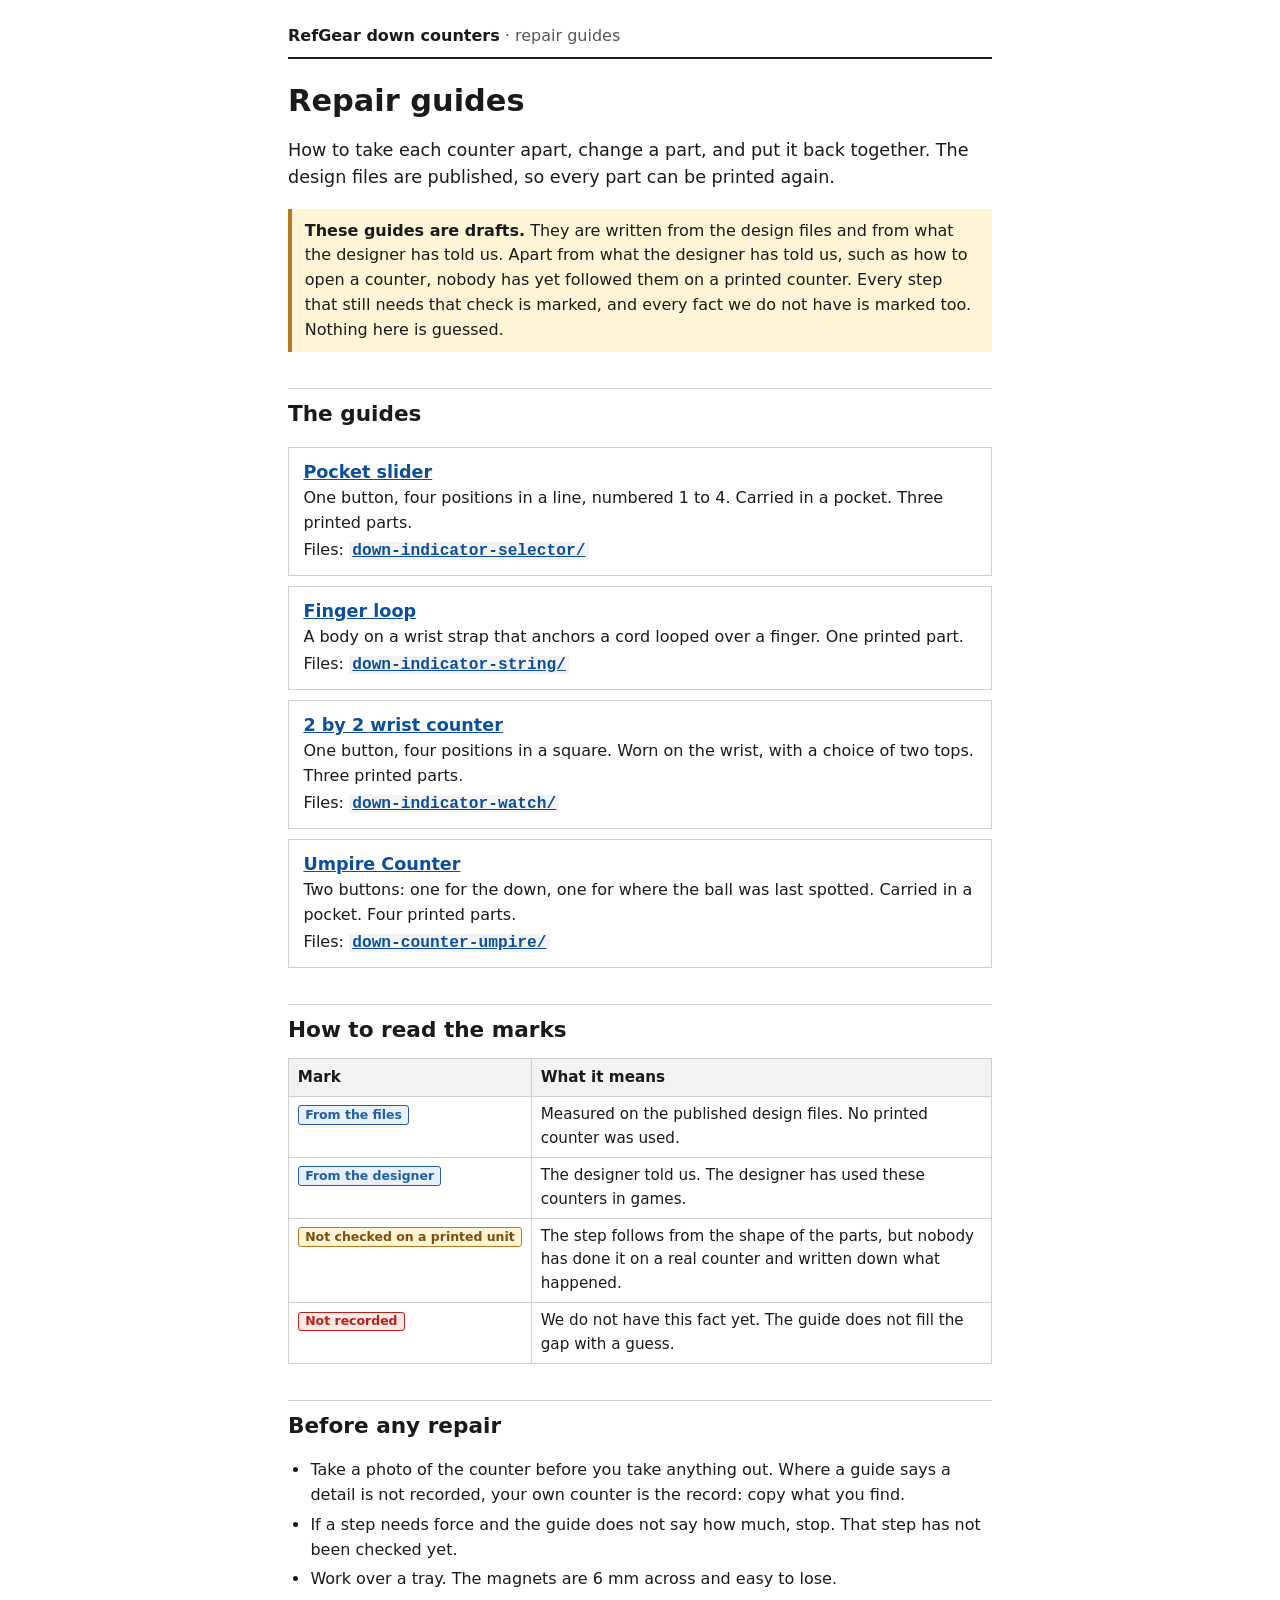
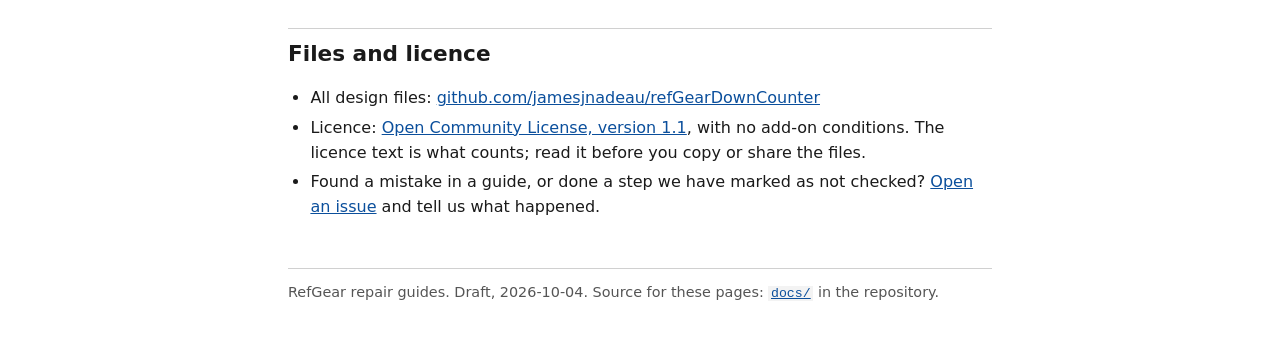
<file: docs/index.html>
<!doctype html>
<html lang="en">
<head>
<meta charset="utf-8">
<meta name="viewport" content="width=device-width, initial-scale=1">
<title>RefGear down counters: repair guides</title>
<link rel="stylesheet" href="style.css">
</head>
<body>
<header class="site"><a href="index.html">RefGear down counters</a> <span>· repair guides</span></header>

<h1>Repair guides</h1>
<p class="lede">How to take each counter apart, change a part, and put it back together. The design files are published, so every part can be printed again.</p>

<div class="note">
<strong>These guides are drafts.</strong> They are written from the design files and from what the designer has told us. Apart from what the designer has told us, such as how to open a counter, nobody has yet followed them on a printed counter. Every step that still needs that check is marked, and every fact we do not have is marked too. Nothing here is guessed.
</div>

<h2 id="guides">The guides</h2>
<ul class="guides">
<li><a href="slider.html">Pocket slider</a><br>
One button, four positions in a line, numbered 1 to 4. Carried in a pocket. Three printed parts.<br>
Files: <a href="https://github.com/jamesjnadeau/refGearDownCounter/tree/main/down-indicator-selector"><code>down-indicator-selector/</code></a></li>
<li><a href="finger-loop.html">Finger loop</a><br>
A body on a wrist strap that anchors a cord looped over a finger. One printed part.<br>
Files: <a href="https://github.com/jamesjnadeau/refGearDownCounter/tree/main/down-indicator-string"><code>down-indicator-string/</code></a></li>
<li><a href="wrist-2x2.html">2 by 2 wrist counter</a><br>
One button, four positions in a square. Worn on the wrist, with a choice of two tops. Three printed parts.<br>
Files: <a href="https://github.com/jamesjnadeau/refGearDownCounter/tree/main/down-indicator-watch"><code>down-indicator-watch/</code></a></li>
<li><a href="umpire-counter.html">Umpire Counter</a><br>
Two buttons: one for the down, one for where the ball was last spotted. Carried in a pocket. Four printed parts.<br>
Files: <a href="https://github.com/jamesjnadeau/refGearDownCounter/tree/main/down-counter-umpire"><code>down-counter-umpire/</code></a></li>
</ul>

<h2 id="marks">How to read the marks</h2>
<table>
<tr><th>Mark</th><th>What it means</th></tr>
<tr><td><span class="tag files">From the files</span></td><td>Measured on the published design files. No printed counter was used.</td></tr>
<tr><td><span class="tag designer">From the designer</span></td><td>The designer told us. The designer has used these counters in games.</td></tr>
<tr><td><span class="tag unchecked">Not checked on a printed unit</span></td><td>The step follows from the shape of the parts, but nobody has done it on a real counter and written down what happened.</td></tr>
<tr><td><span class="tag unknown">Not recorded</span></td><td>We do not have this fact yet. The guide does not fill the gap with a guess.</td></tr>
</table>

<h2 id="first">Before any repair</h2>
<ul>
<li>Take a photo of the counter before you take anything out. Where a guide says a detail is not recorded, your own counter is the record: copy what you find.</li>
<li>If a step needs force and the guide does not say how much, stop. That step has not been checked yet.</li>
<li>Work over a tray. The magnets are 6 mm across and easy to lose.</li>
</ul>

<h2 id="files">Files and licence</h2>
<ul>
<li>All design files: <a href="https://github.com/jamesjnadeau/refGearDownCounter">github.com/jamesjnadeau/refGearDownCounter</a></li>
<li>Licence: <a href="https://github.com/jamesjnadeau/refGearDownCounter/blob/main/LICENSE">Open Community License, version 1.1</a>, with no add-on conditions. The licence text is what counts; read it before you copy or share the files.</li>
<li>Found a mistake in a guide, or done a step we have marked as not checked? <a href="https://github.com/jamesjnadeau/refGearDownCounter/issues">Open an issue</a> and tell us what happened.</li>
</ul>

<footer>RefGear repair guides. Draft, 2026-10-04. Source for these pages: <a href="https://github.com/jamesjnadeau/refGearDownCounter/tree/main/docs"><code>docs/</code></a> in the repository.</footer>
</body>
</html>
</file>
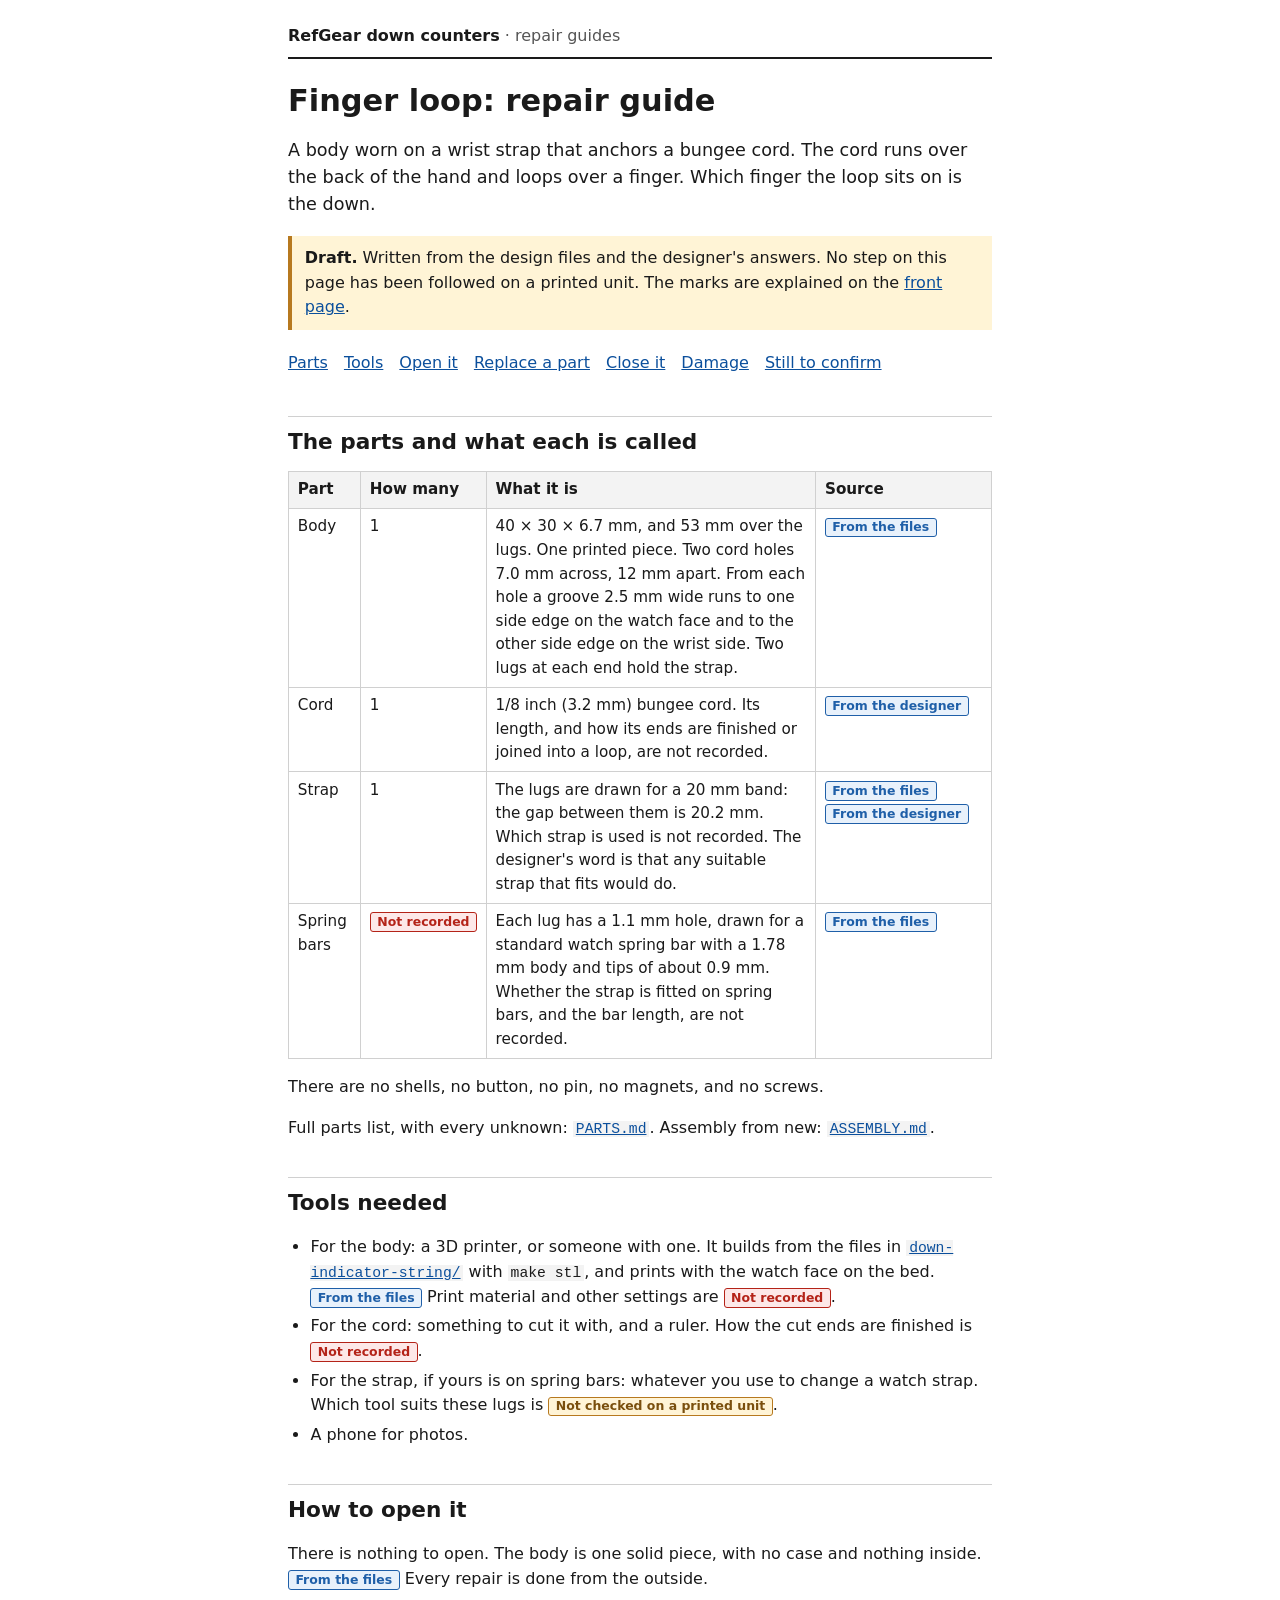
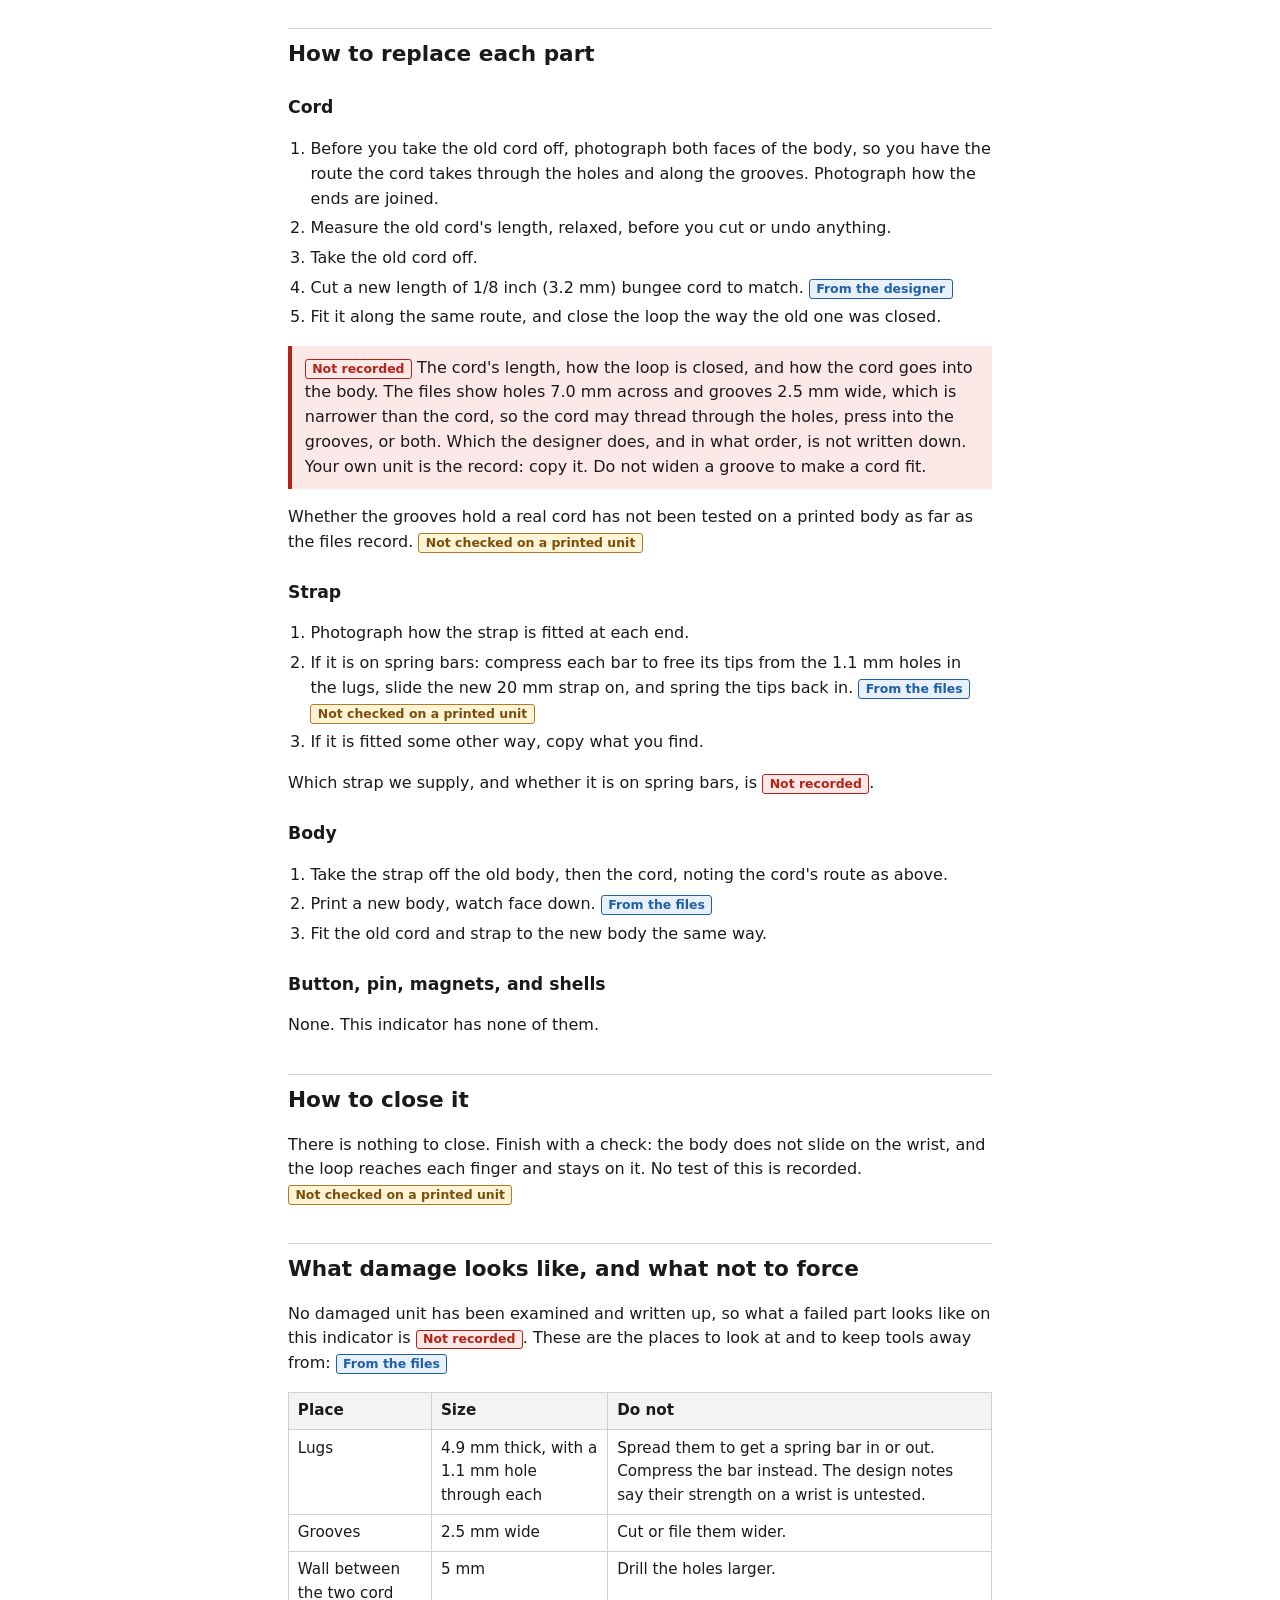
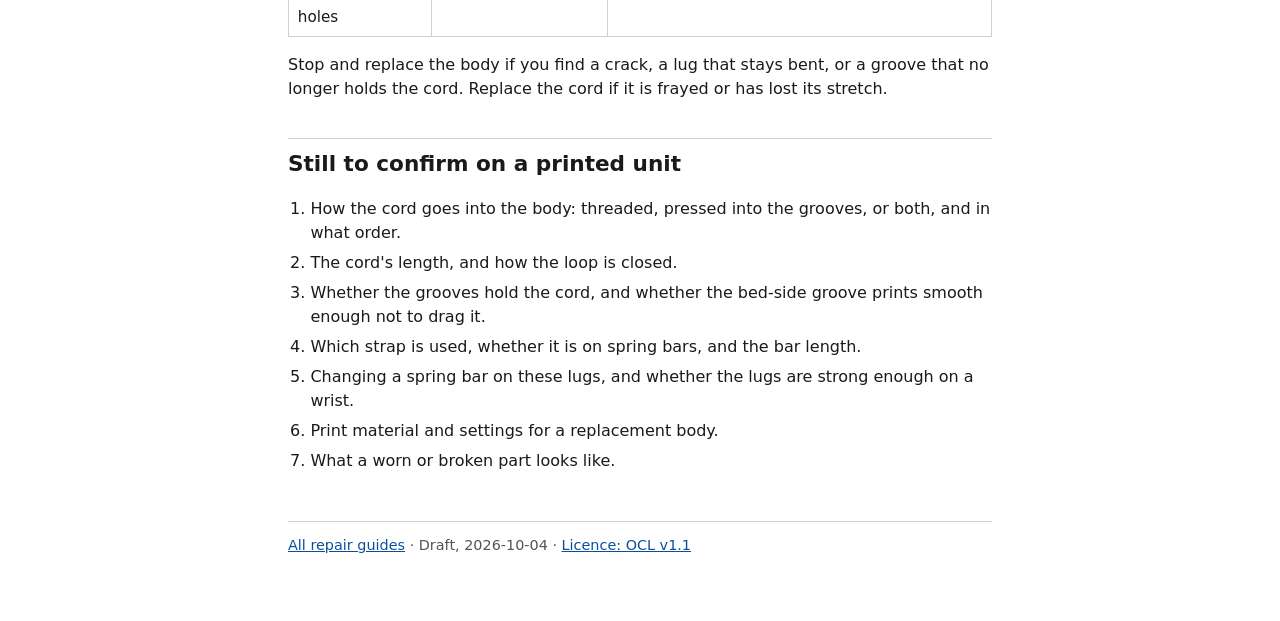
<file: docs/finger-loop.html>
<!doctype html>
<html lang="en">
<head>
<meta charset="utf-8">
<meta name="viewport" content="width=device-width, initial-scale=1">
<title>Finger loop: repair guide</title>
<link rel="stylesheet" href="style.css">
</head>
<body>
<header class="site"><a href="index.html">RefGear down counters</a> <span>· repair guides</span></header>

<h1>Finger loop: repair guide</h1>
<p class="lede">A body worn on a wrist strap that anchors a bungee cord. The cord runs over the back of the hand and loops over a finger. Which finger the loop sits on is the down.</p>

<div class="note">
<strong>Draft.</strong> Written from the design files and the designer's answers. No step on this page has been followed on a printed unit. The marks are explained on the <a href="index.html#marks">front page</a>.
</div>

<nav class="contents" aria-label="On this page">
<ul>
<li><a href="#parts">Parts</a></li>
<li><a href="#tools">Tools</a></li>
<li><a href="#open">Open it</a></li>
<li><a href="#replace">Replace a part</a></li>
<li><a href="#close">Close it</a></li>
<li><a href="#damage">Damage</a></li>
<li><a href="#unconfirmed">Still to confirm</a></li>
</ul>
</nav>

<h2 id="parts">The parts and what each is called</h2>
<table>
<tr><th>Part</th><th>How many</th><th>What it is</th><th>Source</th></tr>
<tr><td>Body</td><td>1</td><td>40 × 30 × 6.7 mm, and 53 mm over the lugs. One printed piece. Two cord holes 7.0 mm across, 12 mm apart. From each hole a groove 2.5 mm wide runs to one side edge on the watch face and to the other side edge on the wrist side. Two lugs at each end hold the strap.</td><td><span class="tag files">From the files</span></td></tr>
<tr><td>Cord</td><td>1</td><td>1/8 inch (3.2 mm) bungee cord. Its length, and how its ends are finished or joined into a loop, are not recorded.</td><td><span class="tag designer">From the designer</span></td></tr>
<tr><td>Strap</td><td>1</td><td>The lugs are drawn for a 20 mm band: the gap between them is 20.2 mm. Which strap is used is not recorded. The designer's word is that any suitable strap that fits would do.</td><td><span class="tag files">From the files</span> <span class="tag designer">From the designer</span></td></tr>
<tr><td>Spring bars</td><td><span class="tag unknown">Not recorded</span></td><td>Each lug has a 1.1 mm hole, drawn for a standard watch spring bar with a 1.78 mm body and tips of about 0.9 mm. Whether the strap is fitted on spring bars, and the bar length, are not recorded.</td><td><span class="tag files">From the files</span></td></tr>
</table>
<p>There are no shells, no button, no pin, no magnets, and no screws.</p>
<p>Full parts list, with every unknown: <a href="https://github.com/jamesjnadeau/refGearDownCounter/blob/main/down-indicator-string/PARTS.md"><code>PARTS.md</code></a>. Assembly from new: <a href="https://github.com/jamesjnadeau/refGearDownCounter/blob/main/down-indicator-string/ASSEMBLY.md"><code>ASSEMBLY.md</code></a>.</p>

<h2 id="tools">Tools needed</h2>
<ul>
<li>For the body: a 3D printer, or someone with one. It builds from the files in <a href="https://github.com/jamesjnadeau/refGearDownCounter/tree/main/down-indicator-string"><code>down-indicator-string/</code></a> with <code>make stl</code>, and prints with the watch face on the bed. <span class="tag files">From the files</span> Print material and other settings are <span class="tag unknown">Not recorded</span>.</li>
<li>For the cord: something to cut it with, and a ruler. How the cut ends are finished is <span class="tag unknown">Not recorded</span>.</li>
<li>For the strap, if yours is on spring bars: whatever you use to change a watch strap. Which tool suits these lugs is <span class="tag unchecked">Not checked on a printed unit</span>.</li>
<li>A phone for photos.</li>
</ul>

<h2 id="open">How to open it</h2>
<p>There is nothing to open. The body is one solid piece, with no case and nothing inside. <span class="tag files">From the files</span> Every repair is done from the outside.</p>

<h2 id="replace">How to replace each part</h2>

<h3 id="replace-cord">Cord</h3>
<ol>
<li>Before you take the old cord off, photograph both faces of the body, so you have the route the cord takes through the holes and along the grooves. Photograph how the ends are joined.</li>
<li>Measure the old cord's length, relaxed, before you cut or undo anything.</li>
<li>Take the old cord off.</li>
<li>Cut a new length of 1/8 inch (3.2 mm) bungee cord to match. <span class="tag designer">From the designer</span></li>
<li>Fit it along the same route, and close the loop the way the old one was closed.</li>
</ol>
<div class="stop">
<span class="tag unknown">Not recorded</span> The cord's length, how the loop is closed, and how the cord goes into the body. The files show holes 7.0 mm across and grooves 2.5 mm wide, which is narrower than the cord, so the cord may thread through the holes, press into the grooves, or both. Which the designer does, and in what order, is not written down. Your own unit is the record: copy it. Do not widen a groove to make a cord fit.
</div>
<p>Whether the grooves hold a real cord has not been tested on a printed body as far as the files record. <span class="tag unchecked">Not checked on a printed unit</span></p>

<h3 id="replace-strap">Strap</h3>
<ol>
<li>Photograph how the strap is fitted at each end.</li>
<li>If it is on spring bars: compress each bar to free its tips from the 1.1 mm holes in the lugs, slide the new 20 mm strap on, and spring the tips back in. <span class="tag files">From the files</span> <span class="tag unchecked">Not checked on a printed unit</span></li>
<li>If it is fitted some other way, copy what you find.</li>
</ol>
<p>Which strap we supply, and whether it is on spring bars, is <span class="tag unknown">Not recorded</span>.</p>

<h3 id="replace-body">Body</h3>
<ol>
<li>Take the strap off the old body, then the cord, noting the cord's route as above.</li>
<li>Print a new body, watch face down. <span class="tag files">From the files</span></li>
<li>Fit the old cord and strap to the new body the same way.</li>
</ol>

<h3>Button, pin, magnets, and shells</h3>
<p>None. This indicator has none of them.</p>

<h2 id="close">How to close it</h2>
<p>There is nothing to close. Finish with a check: the body does not slide on the wrist, and the loop reaches each finger and stays on it. No test of this is recorded. <span class="tag unchecked">Not checked on a printed unit</span></p>

<h2 id="damage">What damage looks like, and what not to force</h2>
<p>No damaged unit has been examined and written up, so what a failed part looks like on this indicator is <span class="tag unknown">Not recorded</span>. These are the places to look at and to keep tools away from: <span class="tag files">From the files</span></p>
<table>
<tr><th>Place</th><th>Size</th><th>Do not</th></tr>
<tr><td>Lugs</td><td>4.9 mm thick, with a 1.1 mm hole through each</td><td>Spread them to get a spring bar in or out. Compress the bar instead. The design notes say their strength on a wrist is untested.</td></tr>
<tr><td>Grooves</td><td>2.5 mm wide</td><td>Cut or file them wider.</td></tr>
<tr><td>Wall between the two cord holes</td><td>5 mm</td><td>Drill the holes larger.</td></tr>
</table>
<p>Stop and replace the body if you find a crack, a lug that stays bent, or a groove that no longer holds the cord. Replace the cord if it is frayed or has lost its stretch.</p>

<h2 id="unconfirmed">Still to confirm on a printed unit</h2>
<ol>
<li>How the cord goes into the body: threaded, pressed into the grooves, or both, and in what order.</li>
<li>The cord's length, and how the loop is closed.</li>
<li>Whether the grooves hold the cord, and whether the bed-side groove prints smooth enough not to drag it.</li>
<li>Which strap is used, whether it is on spring bars, and the bar length.</li>
<li>Changing a spring bar on these lugs, and whether the lugs are strong enough on a wrist.</li>
<li>Print material and settings for a replacement body.</li>
<li>What a worn or broken part looks like.</li>
</ol>

<footer><a href="index.html">All repair guides</a> · Draft, 2026-10-04 · <a href="https://github.com/jamesjnadeau/refGearDownCounter/blob/main/LICENSE">Licence: OCL v1.1</a></footer>
</body>
</html>
</file>
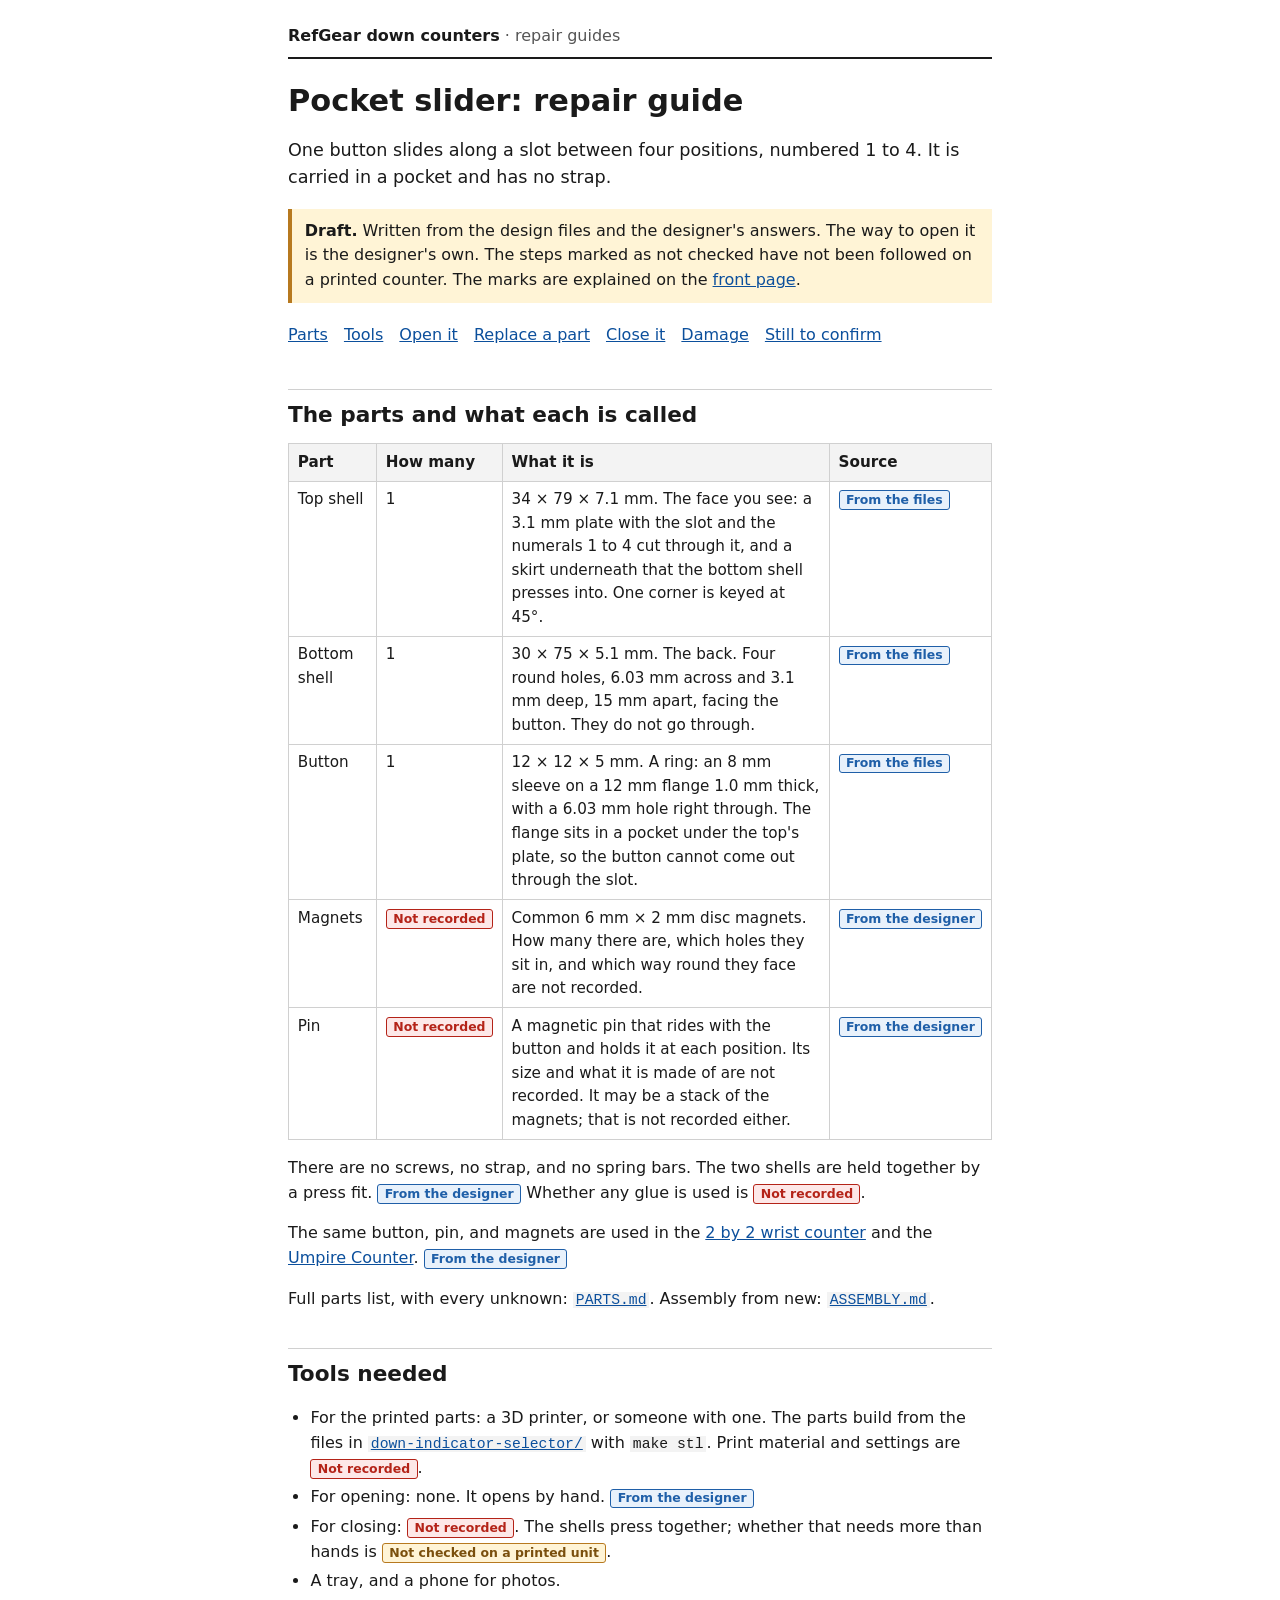
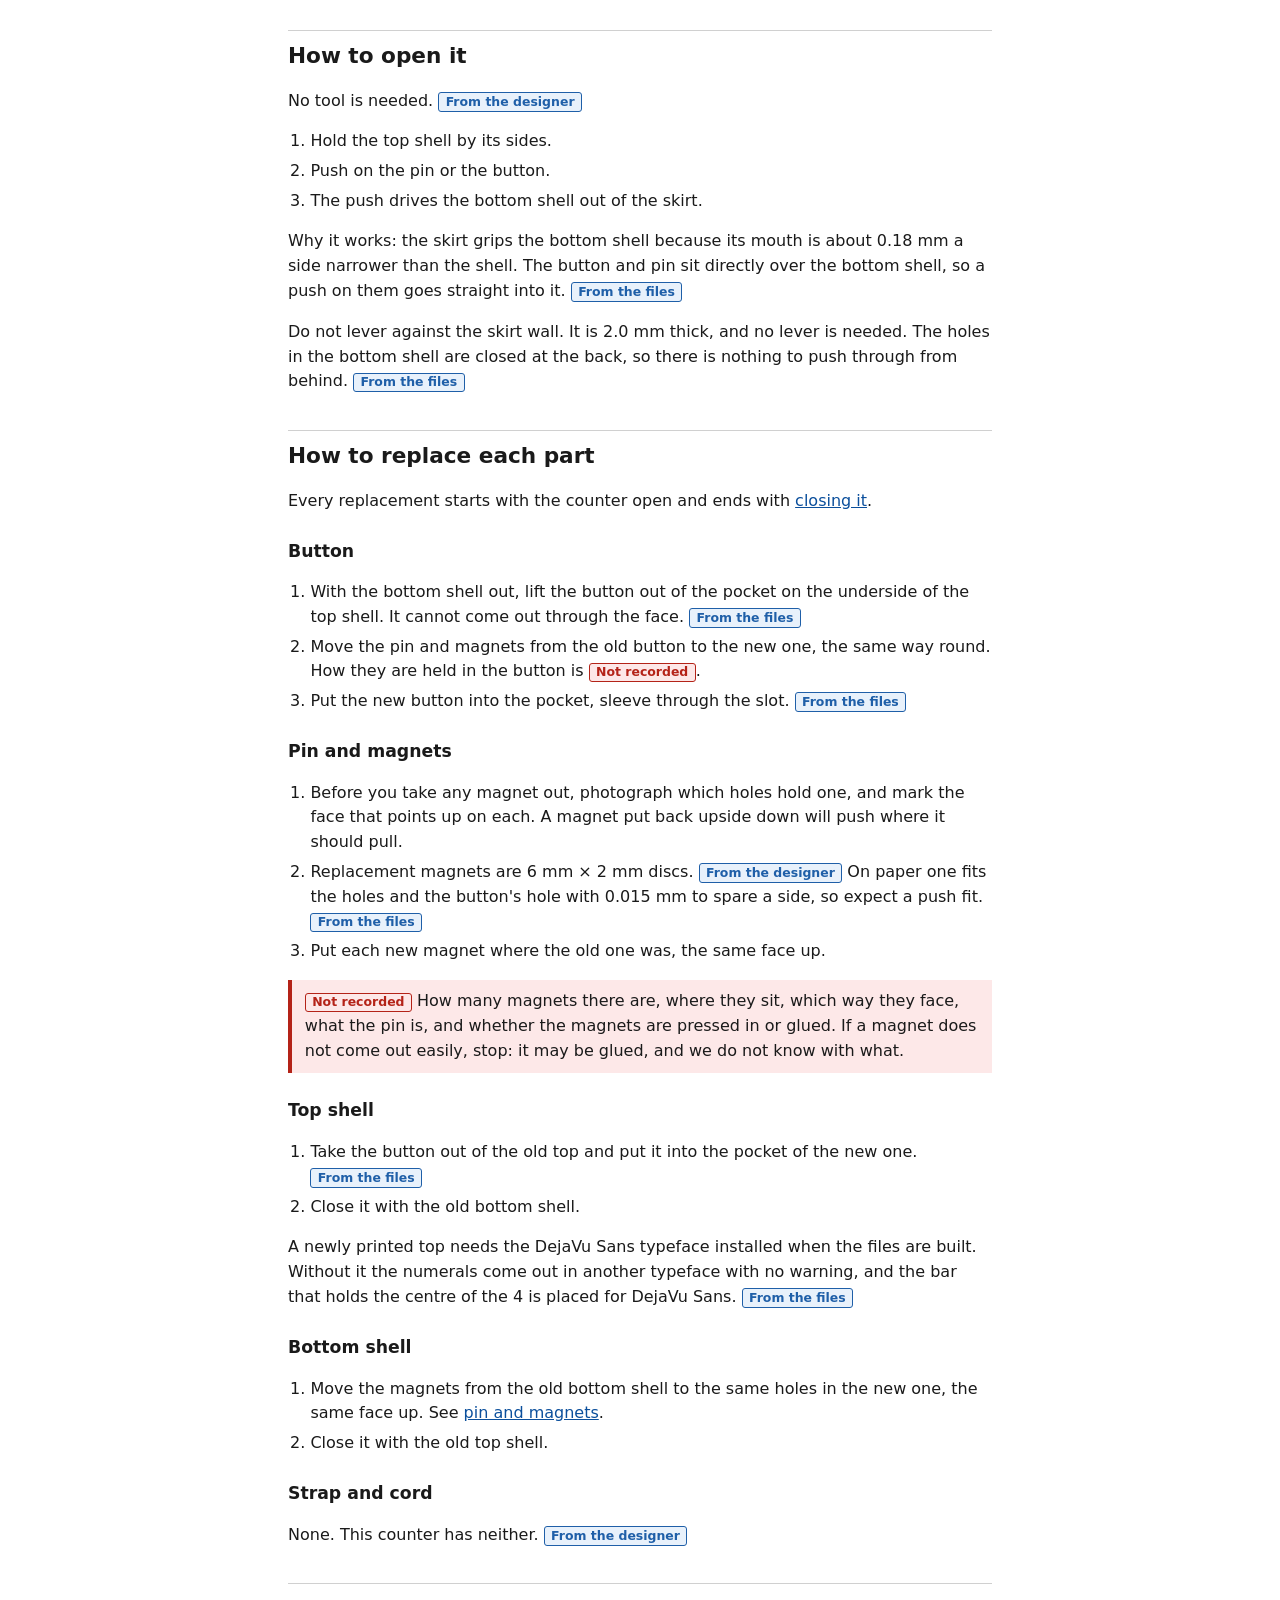
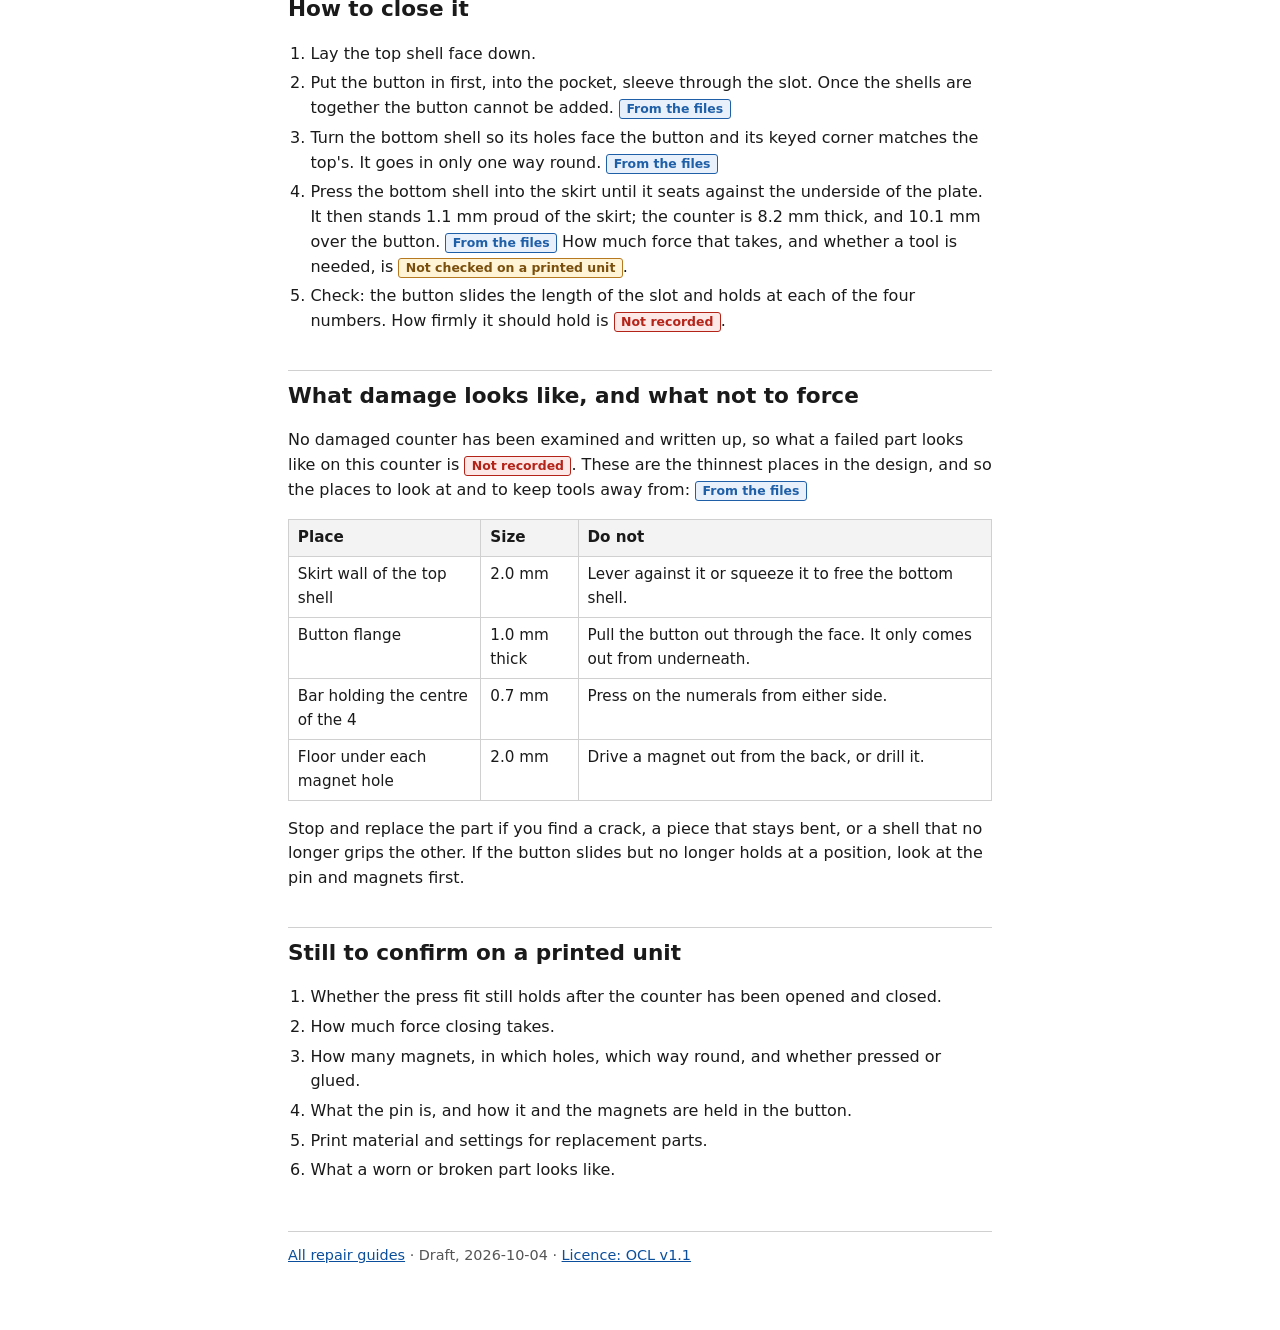
<file: docs/slider.html>
<!doctype html>
<html lang="en">
<head>
<meta charset="utf-8">
<meta name="viewport" content="width=device-width, initial-scale=1">
<title>Pocket slider: repair guide</title>
<link rel="stylesheet" href="style.css">
</head>
<body>
<header class="site"><a href="index.html">RefGear down counters</a> <span>· repair guides</span></header>

<h1>Pocket slider: repair guide</h1>
<p class="lede">One button slides along a slot between four positions, numbered 1 to 4. It is carried in a pocket and has no strap.</p>

<div class="note">
<strong>Draft.</strong> Written from the design files and the designer's answers. The way to open it is the designer's own. The steps marked as not checked have not been followed on a printed counter. The marks are explained on the <a href="index.html#marks">front page</a>.
</div>

<nav class="contents" aria-label="On this page">
<ul>
<li><a href="#parts">Parts</a></li>
<li><a href="#tools">Tools</a></li>
<li><a href="#open">Open it</a></li>
<li><a href="#replace">Replace a part</a></li>
<li><a href="#close">Close it</a></li>
<li><a href="#damage">Damage</a></li>
<li><a href="#unconfirmed">Still to confirm</a></li>
</ul>
</nav>

<h2 id="parts">The parts and what each is called</h2>
<table>
<tr><th>Part</th><th>How many</th><th>What it is</th><th>Source</th></tr>
<tr><td>Top shell</td><td>1</td><td>34 × 79 × 7.1 mm. The face you see: a 3.1 mm plate with the slot and the numerals 1 to 4 cut through it, and a skirt underneath that the bottom shell presses into. One corner is keyed at 45°.</td><td><span class="tag files">From the files</span></td></tr>
<tr><td>Bottom shell</td><td>1</td><td>30 × 75 × 5.1 mm. The back. Four round holes, 6.03 mm across and 3.1 mm deep, 15 mm apart, facing the button. They do not go through.</td><td><span class="tag files">From the files</span></td></tr>
<tr><td>Button</td><td>1</td><td>12 × 12 × 5 mm. A ring: an 8 mm sleeve on a 12 mm flange 1.0 mm thick, with a 6.03 mm hole right through. The flange sits in a pocket under the top's plate, so the button cannot come out through the slot.</td><td><span class="tag files">From the files</span></td></tr>
<tr><td>Magnets</td><td><span class="tag unknown">Not recorded</span></td><td>Common 6 mm × 2 mm disc magnets. How many there are, which holes they sit in, and which way round they face are not recorded.</td><td><span class="tag designer">From the designer</span></td></tr>
<tr><td>Pin</td><td><span class="tag unknown">Not recorded</span></td><td>A magnetic pin that rides with the button and holds it at each position. Its size and what it is made of are not recorded. It may be a stack of the magnets; that is not recorded either.</td><td><span class="tag designer">From the designer</span></td></tr>
</table>
<p>There are no screws, no strap, and no spring bars. The two shells are held together by a press fit. <span class="tag designer">From the designer</span> Whether any glue is used is <span class="tag unknown">Not recorded</span>.</p>
<p>The same button, pin, and magnets are used in the <a href="wrist-2x2.html">2 by 2 wrist counter</a> and the <a href="umpire-counter.html">Umpire Counter</a>. <span class="tag designer">From the designer</span></p>
<p>Full parts list, with every unknown: <a href="https://github.com/jamesjnadeau/refGearDownCounter/blob/main/down-indicator-selector/PARTS.md"><code>PARTS.md</code></a>. Assembly from new: <a href="https://github.com/jamesjnadeau/refGearDownCounter/blob/main/down-indicator-selector/ASSEMBLY.md"><code>ASSEMBLY.md</code></a>.</p>

<h2 id="tools">Tools needed</h2>
<ul>
<li>For the printed parts: a 3D printer, or someone with one. The parts build from the files in <a href="https://github.com/jamesjnadeau/refGearDownCounter/tree/main/down-indicator-selector"><code>down-indicator-selector/</code></a> with <code>make stl</code>. Print material and settings are <span class="tag unknown">Not recorded</span>.</li>
<li>For opening: none. It opens by hand. <span class="tag designer">From the designer</span></li>
<li>For closing: <span class="tag unknown">Not recorded</span>. The shells press together; whether that needs more than hands is <span class="tag unchecked">Not checked on a printed unit</span>.</li>
<li>A tray, and a phone for photos.</li>
</ul>

<h2 id="open">How to open it</h2>
<p>No tool is needed. <span class="tag designer">From the designer</span></p>
<ol>
<li>Hold the top shell by its sides.</li>
<li>Push on the pin or the button.</li>
<li>The push drives the bottom shell out of the skirt.</li>
</ol>
<p>Why it works: the skirt grips the bottom shell because its mouth is about 0.18 mm a side narrower than the shell. The button and pin sit directly over the bottom shell, so a push on them goes straight into it. <span class="tag files">From the files</span></p>
<p>Do not lever against the skirt wall. It is 2.0 mm thick, and no lever is needed. The holes in the bottom shell are closed at the back, so there is nothing to push through from behind. <span class="tag files">From the files</span></p>

<h2 id="replace">How to replace each part</h2>
<p>Every replacement starts with the counter open and ends with <a href="#close">closing it</a>.</p>

<h3 id="replace-button">Button</h3>
<ol>
<li>With the bottom shell out, lift the button out of the pocket on the underside of the top shell. It cannot come out through the face. <span class="tag files">From the files</span></li>
<li>Move the pin and magnets from the old button to the new one, the same way round. How they are held in the button is <span class="tag unknown">Not recorded</span>.</li>
<li>Put the new button into the pocket, sleeve through the slot. <span class="tag files">From the files</span></li>
</ol>

<h3 id="replace-magnets">Pin and magnets</h3>
<ol>
<li>Before you take any magnet out, photograph which holes hold one, and mark the face that points up on each. A magnet put back upside down will push where it should pull.</li>
<li>Replacement magnets are 6 mm × 2 mm discs. <span class="tag designer">From the designer</span> On paper one fits the holes and the button's hole with 0.015 mm to spare a side, so expect a push fit. <span class="tag files">From the files</span></li>
<li>Put each new magnet where the old one was, the same face up.</li>
</ol>
<div class="stop">
<span class="tag unknown">Not recorded</span> How many magnets there are, where they sit, which way they face, what the pin is, and whether the magnets are pressed in or glued. If a magnet does not come out easily, stop: it may be glued, and we do not know with what.
</div>

<h3 id="replace-top">Top shell</h3>
<ol>
<li>Take the button out of the old top and put it into the pocket of the new one. <span class="tag files">From the files</span></li>
<li>Close it with the old bottom shell.</li>
</ol>
<p>A newly printed top needs the DejaVu Sans typeface installed when the files are built. Without it the numerals come out in another typeface with no warning, and the bar that holds the centre of the 4 is placed for DejaVu Sans. <span class="tag files">From the files</span></p>

<h3 id="replace-bottom">Bottom shell</h3>
<ol>
<li>Move the magnets from the old bottom shell to the same holes in the new one, the same face up. See <a href="#replace-magnets">pin and magnets</a>.</li>
<li>Close it with the old top shell.</li>
</ol>

<h3>Strap and cord</h3>
<p>None. This counter has neither. <span class="tag designer">From the designer</span></p>

<h2 id="close">How to close it</h2>
<ol>
<li>Lay the top shell face down.</li>
<li>Put the button in first, into the pocket, sleeve through the slot. Once the shells are together the button cannot be added. <span class="tag files">From the files</span></li>
<li>Turn the bottom shell so its holes face the button and its keyed corner matches the top's. It goes in only one way round. <span class="tag files">From the files</span></li>
<li>Press the bottom shell into the skirt until it seats against the underside of the plate. It then stands 1.1 mm proud of the skirt; the counter is 8.2 mm thick, and 10.1 mm over the button. <span class="tag files">From the files</span> How much force that takes, and whether a tool is needed, is <span class="tag unchecked">Not checked on a printed unit</span>.</li>
<li>Check: the button slides the length of the slot and holds at each of the four numbers. How firmly it should hold is <span class="tag unknown">Not recorded</span>.</li>
</ol>

<h2 id="damage">What damage looks like, and what not to force</h2>
<p>No damaged counter has been examined and written up, so what a failed part looks like on this counter is <span class="tag unknown">Not recorded</span>. These are the thinnest places in the design, and so the places to look at and to keep tools away from: <span class="tag files">From the files</span></p>
<table>
<tr><th>Place</th><th>Size</th><th>Do not</th></tr>
<tr><td>Skirt wall of the top shell</td><td>2.0 mm</td><td>Lever against it or squeeze it to free the bottom shell.</td></tr>
<tr><td>Button flange</td><td>1.0 mm thick</td><td>Pull the button out through the face. It only comes out from underneath.</td></tr>
<tr><td>Bar holding the centre of the 4</td><td>0.7 mm</td><td>Press on the numerals from either side.</td></tr>
<tr><td>Floor under each magnet hole</td><td>2.0 mm</td><td>Drive a magnet out from the back, or drill it.</td></tr>
</table>
<p>Stop and replace the part if you find a crack, a piece that stays bent, or a shell that no longer grips the other. If the button slides but no longer holds at a position, look at the pin and magnets first.</p>

<h2 id="unconfirmed">Still to confirm on a printed unit</h2>
<ol>
<li>Whether the press fit still holds after the counter has been opened and closed.</li>
<li>How much force closing takes.</li>
<li>How many magnets, in which holes, which way round, and whether pressed or glued.</li>
<li>What the pin is, and how it and the magnets are held in the button.</li>
<li>Print material and settings for replacement parts.</li>
<li>What a worn or broken part looks like.</li>
</ol>

<footer><a href="index.html">All repair guides</a> · Draft, 2026-10-04 · <a href="https://github.com/jamesjnadeau/refGearDownCounter/blob/main/LICENSE">Licence: OCL v1.1</a></footer>
</body>
</html>
</file>
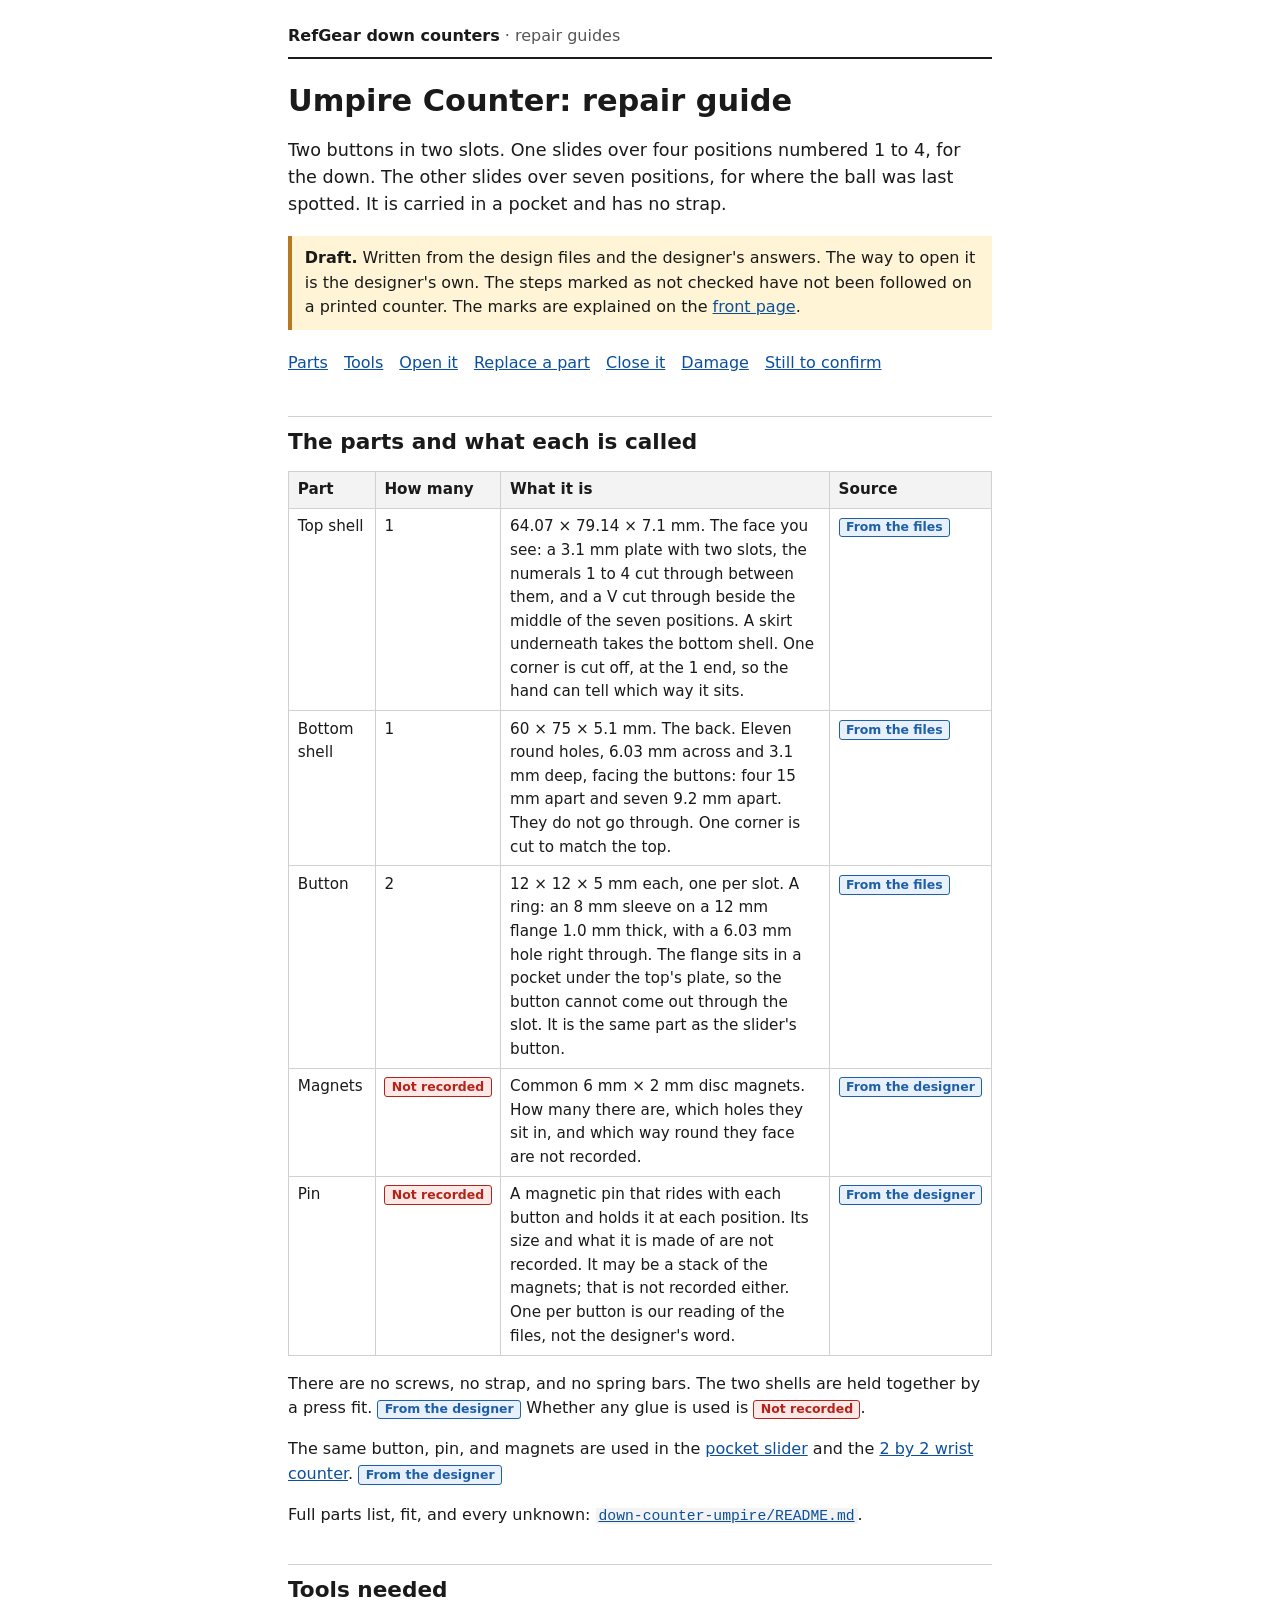
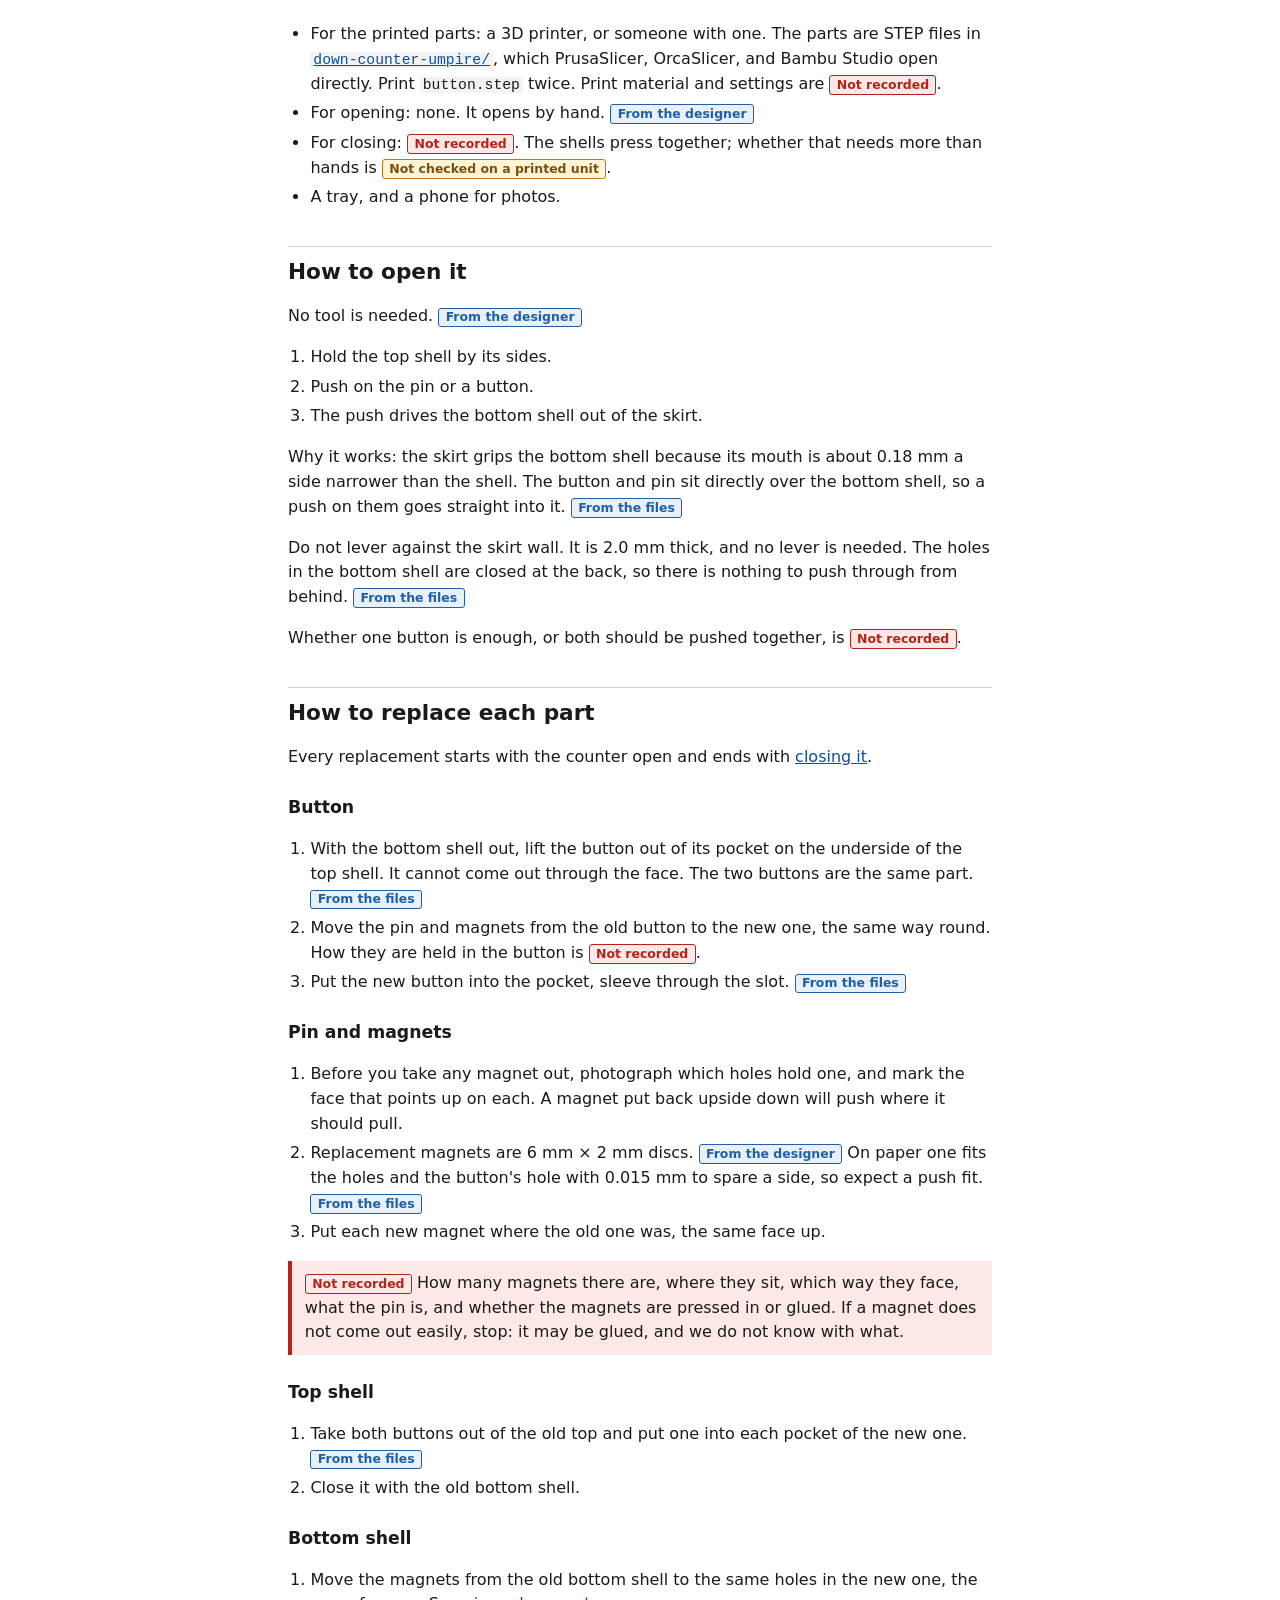
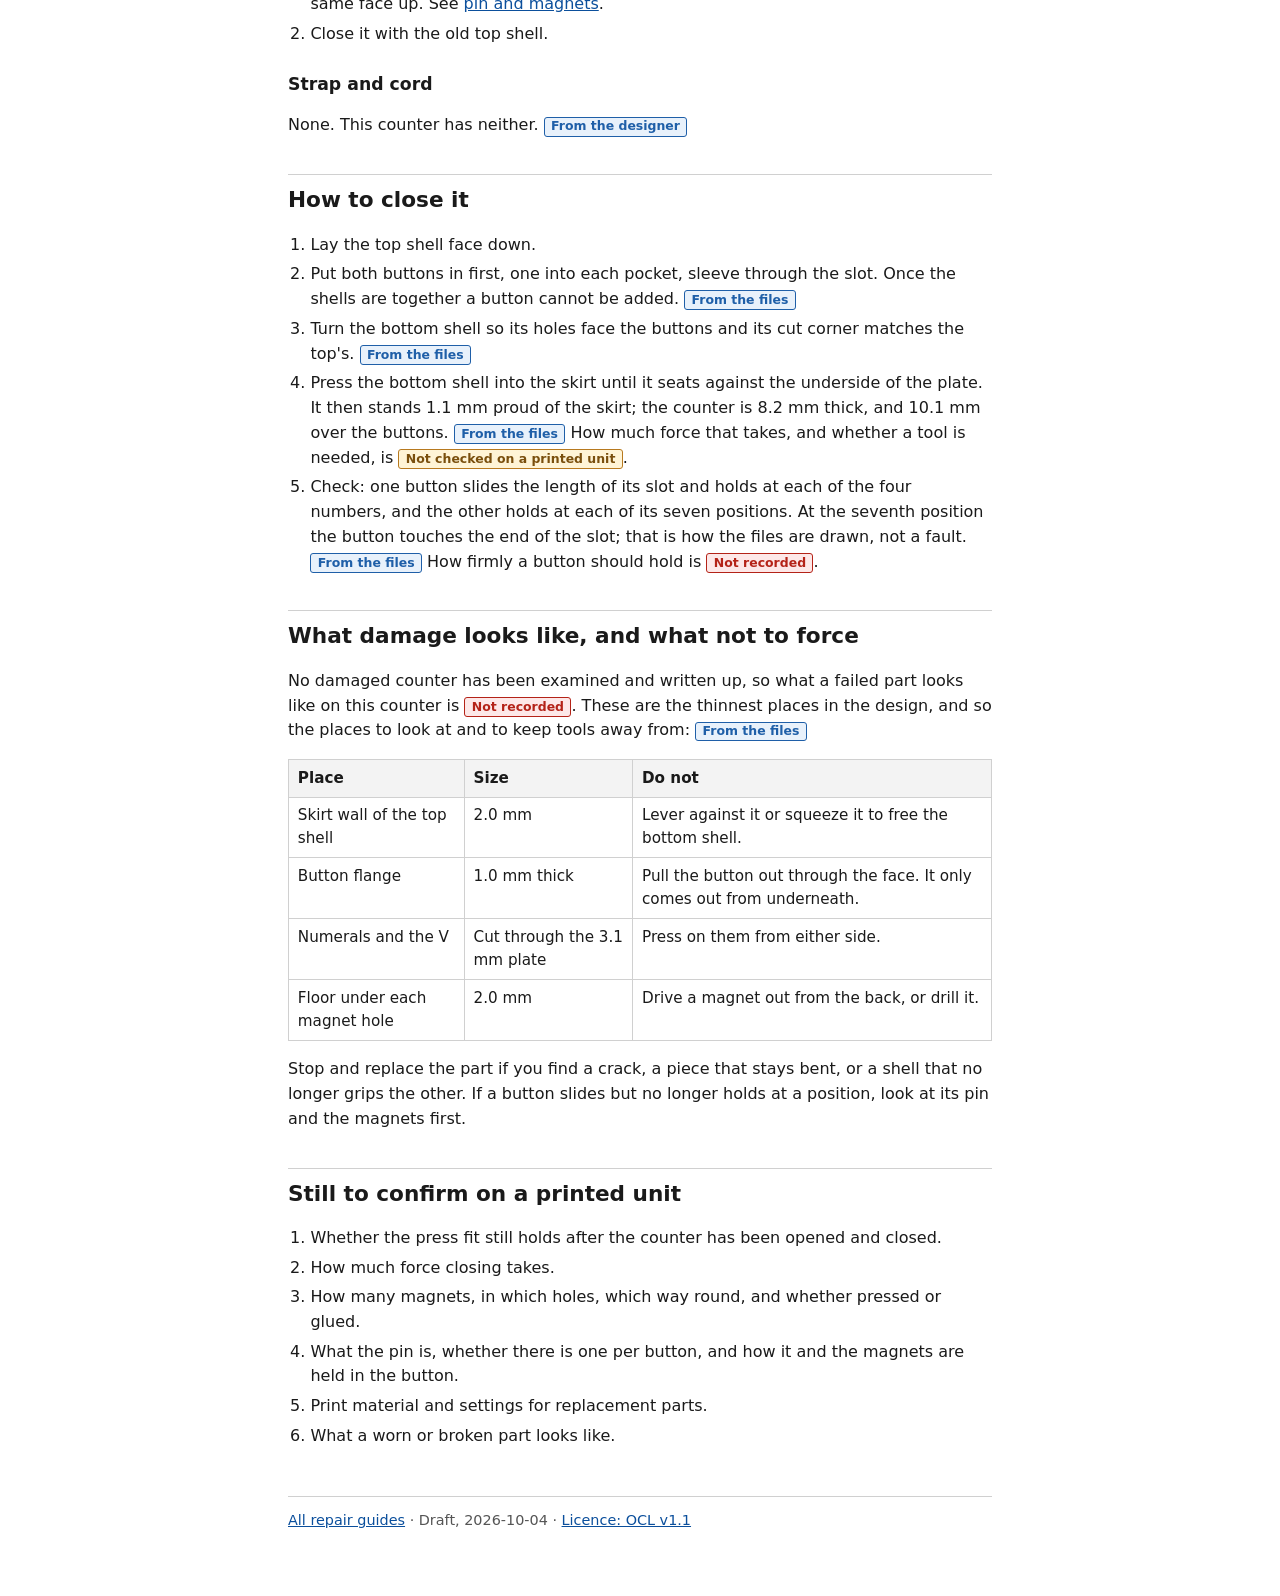
<file: docs/umpire-counter.html>
<!doctype html>
<html lang="en">
<head>
<meta charset="utf-8">
<meta name="viewport" content="width=device-width, initial-scale=1">
<title>Umpire Counter: repair guide</title>
<link rel="stylesheet" href="style.css">
</head>
<body>
<header class="site"><a href="index.html">RefGear down counters</a> <span>· repair guides</span></header>

<h1>Umpire Counter: repair guide</h1>
<p class="lede">Two buttons in two slots. One slides over four positions numbered 1 to 4, for the down. The other slides over seven positions, for where the ball was last spotted. It is carried in a pocket and has no strap.</p>

<div class="note">
<strong>Draft.</strong> Written from the design files and the designer's answers. The way to open it is the designer's own. The steps marked as not checked have not been followed on a printed counter. The marks are explained on the <a href="index.html#marks">front page</a>.
</div>

<nav class="contents" aria-label="On this page">
<ul>
<li><a href="#parts">Parts</a></li>
<li><a href="#tools">Tools</a></li>
<li><a href="#open">Open it</a></li>
<li><a href="#replace">Replace a part</a></li>
<li><a href="#close">Close it</a></li>
<li><a href="#damage">Damage</a></li>
<li><a href="#unconfirmed">Still to confirm</a></li>
</ul>
</nav>

<h2 id="parts">The parts and what each is called</h2>
<table>
<tr><th>Part</th><th>How many</th><th>What it is</th><th>Source</th></tr>
<tr><td>Top shell</td><td>1</td><td>64.07 × 79.14 × 7.1 mm. The face you see: a 3.1 mm plate with two slots, the numerals 1 to 4 cut through between them, and a V cut through beside the middle of the seven positions. A skirt underneath takes the bottom shell. One corner is cut off, at the 1 end, so the hand can tell which way it sits.</td><td><span class="tag files">From the files</span></td></tr>
<tr><td>Bottom shell</td><td>1</td><td>60 × 75 × 5.1 mm. The back. Eleven round holes, 6.03 mm across and 3.1 mm deep, facing the buttons: four 15 mm apart and seven 9.2 mm apart. They do not go through. One corner is cut to match the top.</td><td><span class="tag files">From the files</span></td></tr>
<tr><td>Button</td><td>2</td><td>12 × 12 × 5 mm each, one per slot. A ring: an 8 mm sleeve on a 12 mm flange 1.0 mm thick, with a 6.03 mm hole right through. The flange sits in a pocket under the top's plate, so the button cannot come out through the slot. It is the same part as the slider's button.</td><td><span class="tag files">From the files</span></td></tr>
<tr><td>Magnets</td><td><span class="tag unknown">Not recorded</span></td><td>Common 6 mm × 2 mm disc magnets. How many there are, which holes they sit in, and which way round they face are not recorded.</td><td><span class="tag designer">From the designer</span></td></tr>
<tr><td>Pin</td><td><span class="tag unknown">Not recorded</span></td><td>A magnetic pin that rides with each button and holds it at each position. Its size and what it is made of are not recorded. It may be a stack of the magnets; that is not recorded either. One per button is our reading of the files, not the designer's word.</td><td><span class="tag designer">From the designer</span></td></tr>
</table>
<p>There are no screws, no strap, and no spring bars. The two shells are held together by a press fit. <span class="tag designer">From the designer</span> Whether any glue is used is <span class="tag unknown">Not recorded</span>.</p>
<p>The same button, pin, and magnets are used in the <a href="slider.html">pocket slider</a> and the <a href="wrist-2x2.html">2 by 2 wrist counter</a>. <span class="tag designer">From the designer</span></p>
<p>Full parts list, fit, and every unknown: <a href="https://github.com/jamesjnadeau/refGearDownCounter/blob/main/down-counter-umpire/README.md"><code>down-counter-umpire/README.md</code></a>.</p>

<h2 id="tools">Tools needed</h2>
<ul>
<li>For the printed parts: a 3D printer, or someone with one. The parts are STEP files in <a href="https://github.com/jamesjnadeau/refGearDownCounter/tree/main/down-counter-umpire"><code>down-counter-umpire/</code></a>, which PrusaSlicer, OrcaSlicer, and Bambu Studio open directly. Print <code>button.step</code> twice. Print material and settings are <span class="tag unknown">Not recorded</span>.</li>
<li>For opening: none. It opens by hand. <span class="tag designer">From the designer</span></li>
<li>For closing: <span class="tag unknown">Not recorded</span>. The shells press together; whether that needs more than hands is <span class="tag unchecked">Not checked on a printed unit</span>.</li>
<li>A tray, and a phone for photos.</li>
</ul>

<h2 id="open">How to open it</h2>
<p>No tool is needed. <span class="tag designer">From the designer</span></p>
<ol>
<li>Hold the top shell by its sides.</li>
<li>Push on the pin or a button.</li>
<li>The push drives the bottom shell out of the skirt.</li>
</ol>
<p>Why it works: the skirt grips the bottom shell because its mouth is about 0.18 mm a side narrower than the shell. The button and pin sit directly over the bottom shell, so a push on them goes straight into it. <span class="tag files">From the files</span></p>
<p>Do not lever against the skirt wall. It is 2.0 mm thick, and no lever is needed. The holes in the bottom shell are closed at the back, so there is nothing to push through from behind. <span class="tag files">From the files</span></p>
<p>Whether one button is enough, or both should be pushed together, is <span class="tag unknown">Not recorded</span>.</p>

<h2 id="replace">How to replace each part</h2>
<p>Every replacement starts with the counter open and ends with <a href="#close">closing it</a>.</p>

<h3 id="replace-button">Button</h3>
<ol>
<li>With the bottom shell out, lift the button out of its pocket on the underside of the top shell. It cannot come out through the face. The two buttons are the same part. <span class="tag files">From the files</span></li>
<li>Move the pin and magnets from the old button to the new one, the same way round. How they are held in the button is <span class="tag unknown">Not recorded</span>.</li>
<li>Put the new button into the pocket, sleeve through the slot. <span class="tag files">From the files</span></li>
</ol>

<h3 id="replace-magnets">Pin and magnets</h3>
<ol>
<li>Before you take any magnet out, photograph which holes hold one, and mark the face that points up on each. A magnet put back upside down will push where it should pull.</li>
<li>Replacement magnets are 6 mm × 2 mm discs. <span class="tag designer">From the designer</span> On paper one fits the holes and the button's hole with 0.015 mm to spare a side, so expect a push fit. <span class="tag files">From the files</span></li>
<li>Put each new magnet where the old one was, the same face up.</li>
</ol>
<div class="stop">
<span class="tag unknown">Not recorded</span> How many magnets there are, where they sit, which way they face, what the pin is, and whether the magnets are pressed in or glued. If a magnet does not come out easily, stop: it may be glued, and we do not know with what.
</div>

<h3 id="replace-top">Top shell</h3>
<ol>
<li>Take both buttons out of the old top and put one into each pocket of the new one. <span class="tag files">From the files</span></li>
<li>Close it with the old bottom shell.</li>
</ol>

<h3 id="replace-bottom">Bottom shell</h3>
<ol>
<li>Move the magnets from the old bottom shell to the same holes in the new one, the same face up. See <a href="#replace-magnets">pin and magnets</a>.</li>
<li>Close it with the old top shell.</li>
</ol>

<h3>Strap and cord</h3>
<p>None. This counter has neither. <span class="tag designer">From the designer</span></p>

<h2 id="close">How to close it</h2>
<ol>
<li>Lay the top shell face down.</li>
<li>Put both buttons in first, one into each pocket, sleeve through the slot. Once the shells are together a button cannot be added. <span class="tag files">From the files</span></li>
<li>Turn the bottom shell so its holes face the buttons and its cut corner matches the top's. <span class="tag files">From the files</span></li>
<li>Press the bottom shell into the skirt until it seats against the underside of the plate. It then stands 1.1 mm proud of the skirt; the counter is 8.2 mm thick, and 10.1 mm over the buttons. <span class="tag files">From the files</span> How much force that takes, and whether a tool is needed, is <span class="tag unchecked">Not checked on a printed unit</span>.</li>
<li>Check: one button slides the length of its slot and holds at each of the four numbers, and the other holds at each of its seven positions. At the seventh position the button touches the end of the slot; that is how the files are drawn, not a fault. <span class="tag files">From the files</span> How firmly a button should hold is <span class="tag unknown">Not recorded</span>.</li>
</ol>

<h2 id="damage">What damage looks like, and what not to force</h2>
<p>No damaged counter has been examined and written up, so what a failed part looks like on this counter is <span class="tag unknown">Not recorded</span>. These are the thinnest places in the design, and so the places to look at and to keep tools away from: <span class="tag files">From the files</span></p>
<table>
<tr><th>Place</th><th>Size</th><th>Do not</th></tr>
<tr><td>Skirt wall of the top shell</td><td>2.0 mm</td><td>Lever against it or squeeze it to free the bottom shell.</td></tr>
<tr><td>Button flange</td><td>1.0 mm thick</td><td>Pull the button out through the face. It only comes out from underneath.</td></tr>
<tr><td>Numerals and the V</td><td>Cut through the 3.1 mm plate</td><td>Press on them from either side.</td></tr>
<tr><td>Floor under each magnet hole</td><td>2.0 mm</td><td>Drive a magnet out from the back, or drill it.</td></tr>
</table>
<p>Stop and replace the part if you find a crack, a piece that stays bent, or a shell that no longer grips the other. If a button slides but no longer holds at a position, look at its pin and the magnets first.</p>

<h2 id="unconfirmed">Still to confirm on a printed unit</h2>
<ol>
<li>Whether the press fit still holds after the counter has been opened and closed.</li>
<li>How much force closing takes.</li>
<li>How many magnets, in which holes, which way round, and whether pressed or glued.</li>
<li>What the pin is, whether there is one per button, and how it and the magnets are held in the button.</li>
<li>Print material and settings for replacement parts.</li>
<li>What a worn or broken part looks like.</li>
</ol>

<footer><a href="index.html">All repair guides</a> · Draft, 2026-10-04 · <a href="https://github.com/jamesjnadeau/refGearDownCounter/blob/main/LICENSE">Licence: OCL v1.1</a></footer>
</body>
</html>
</file>
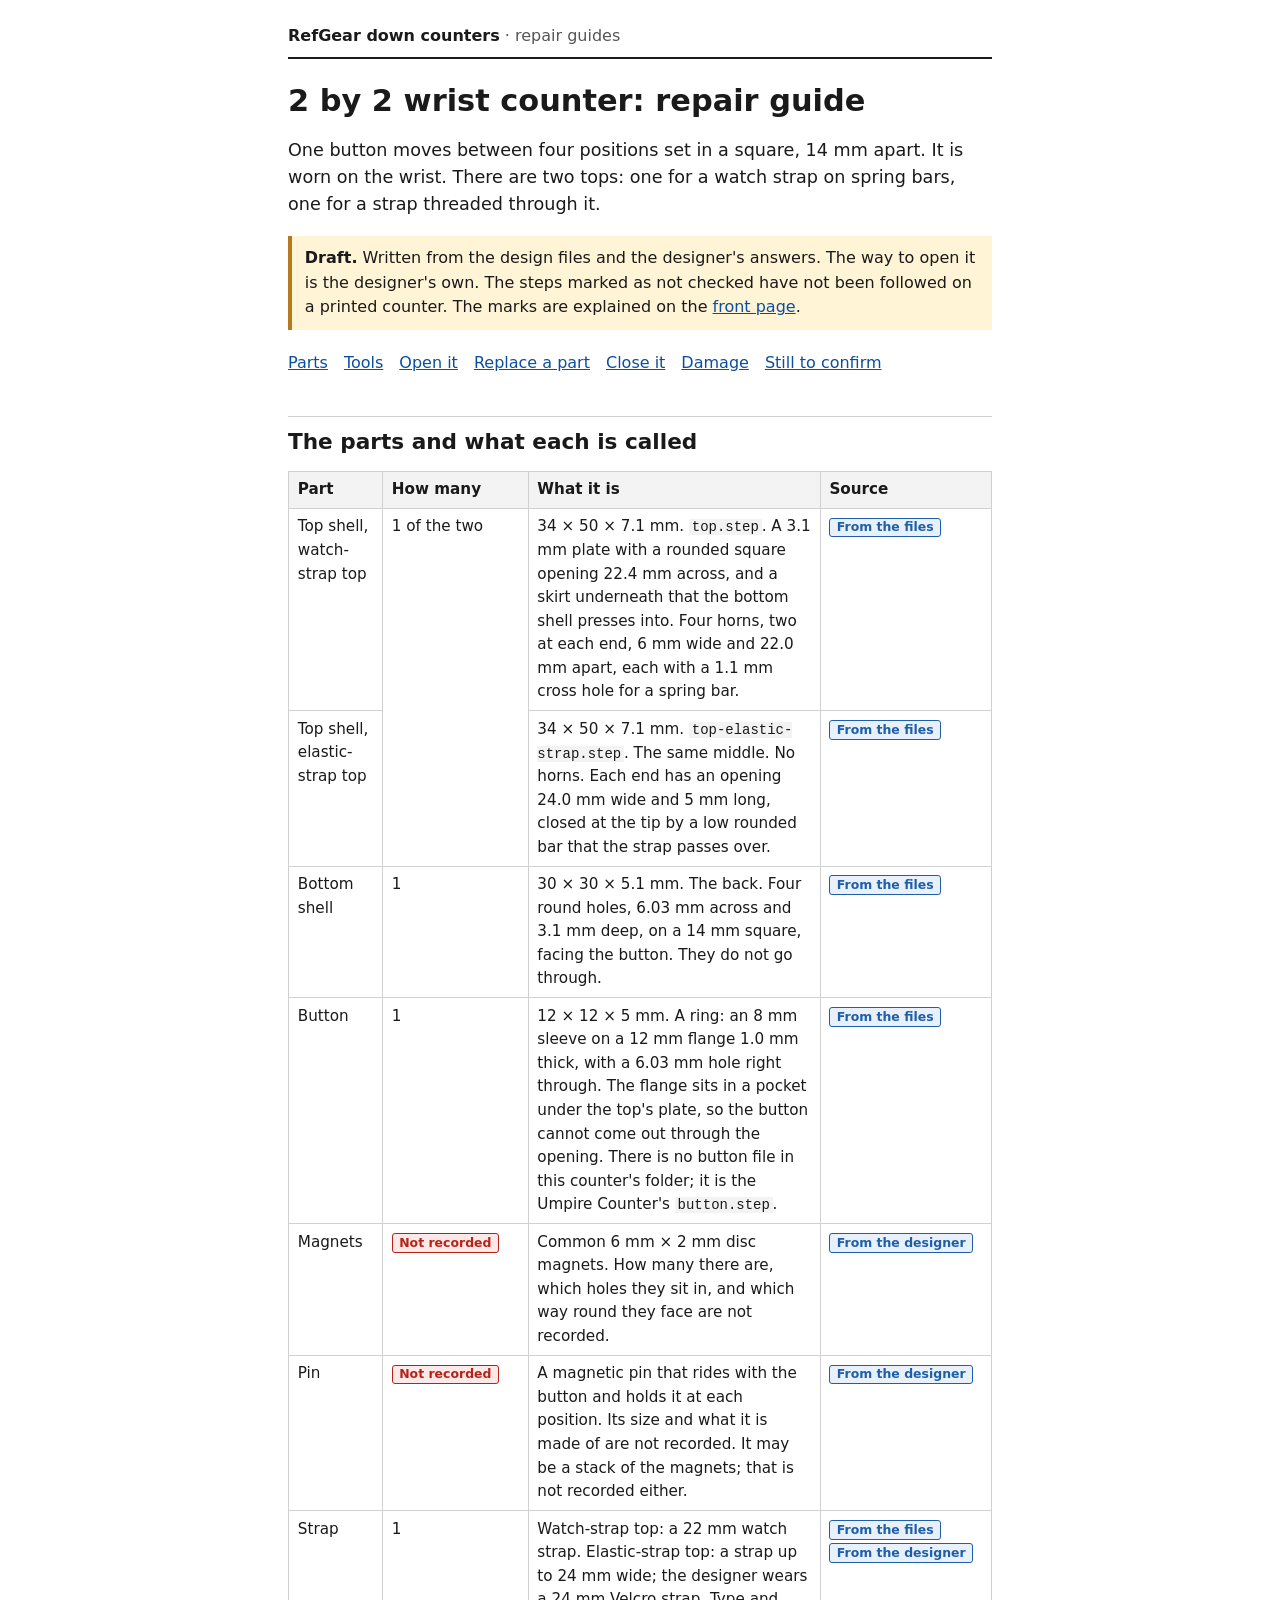
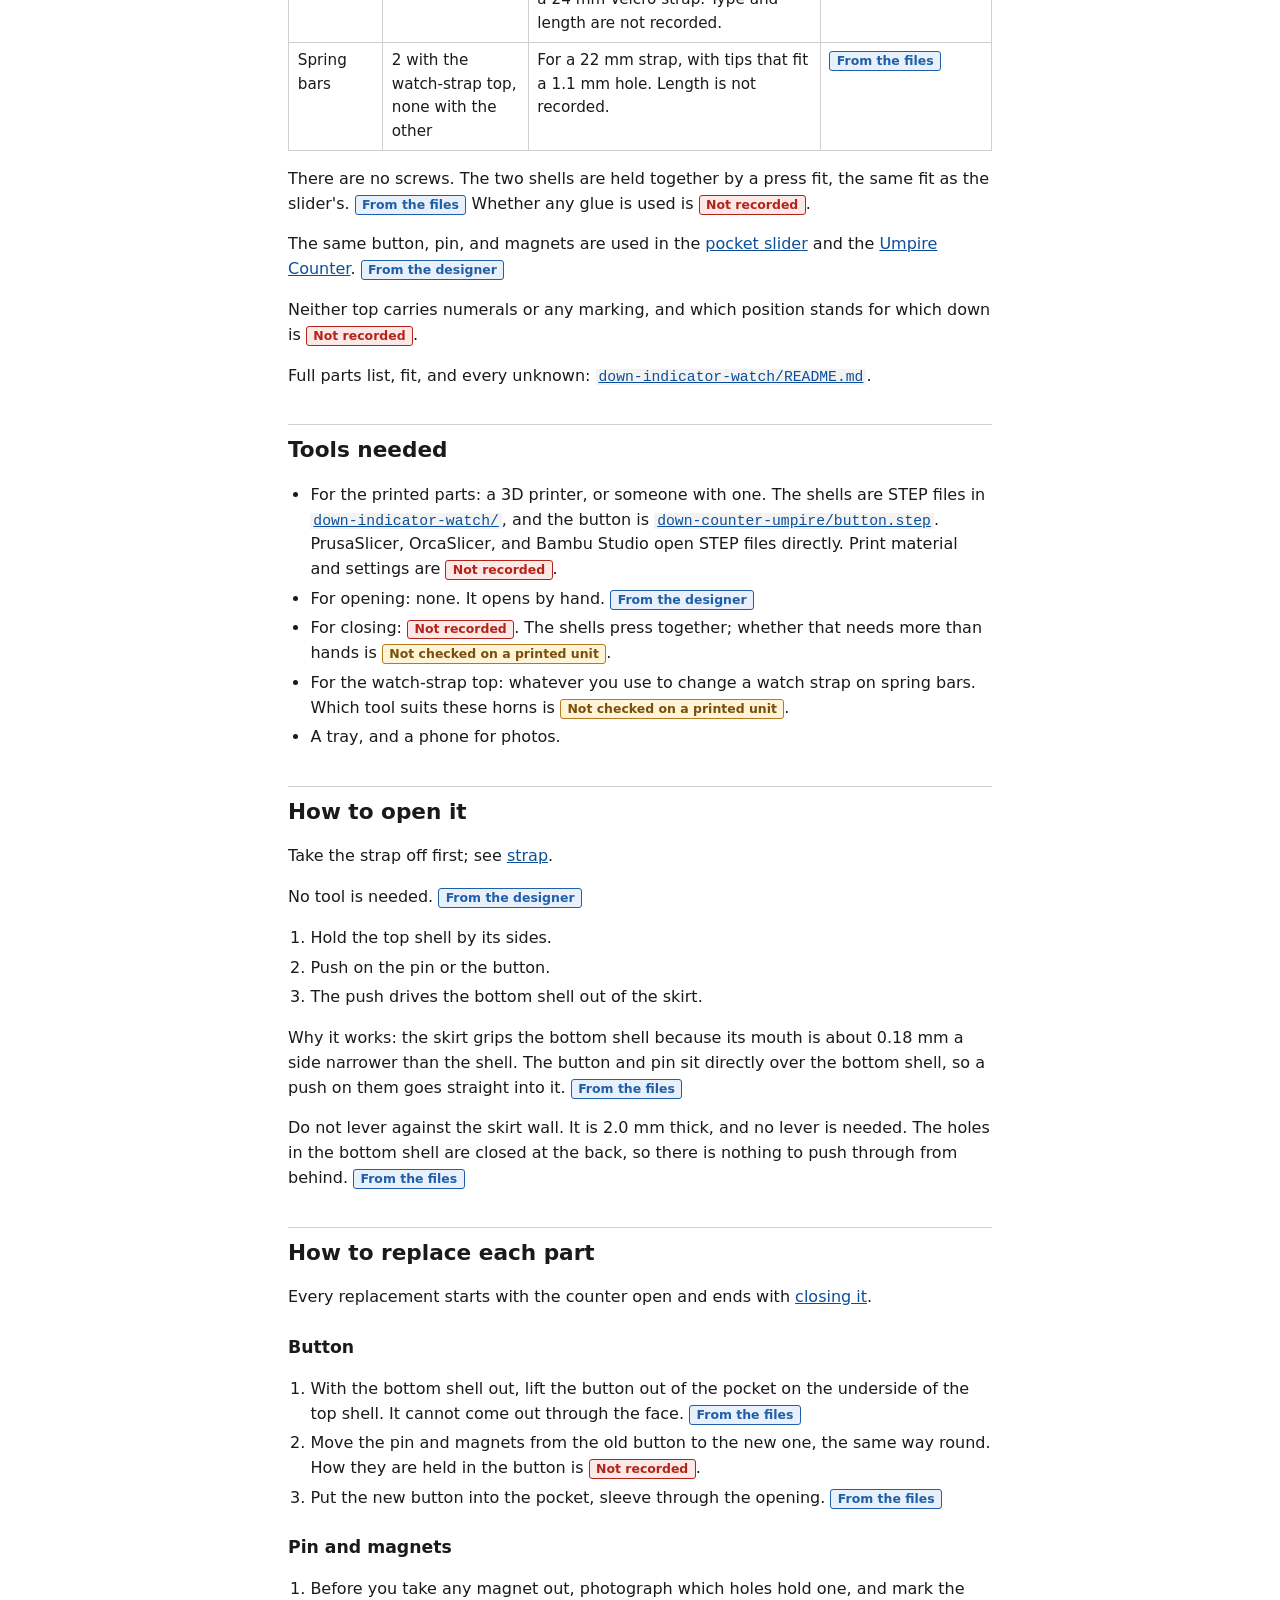
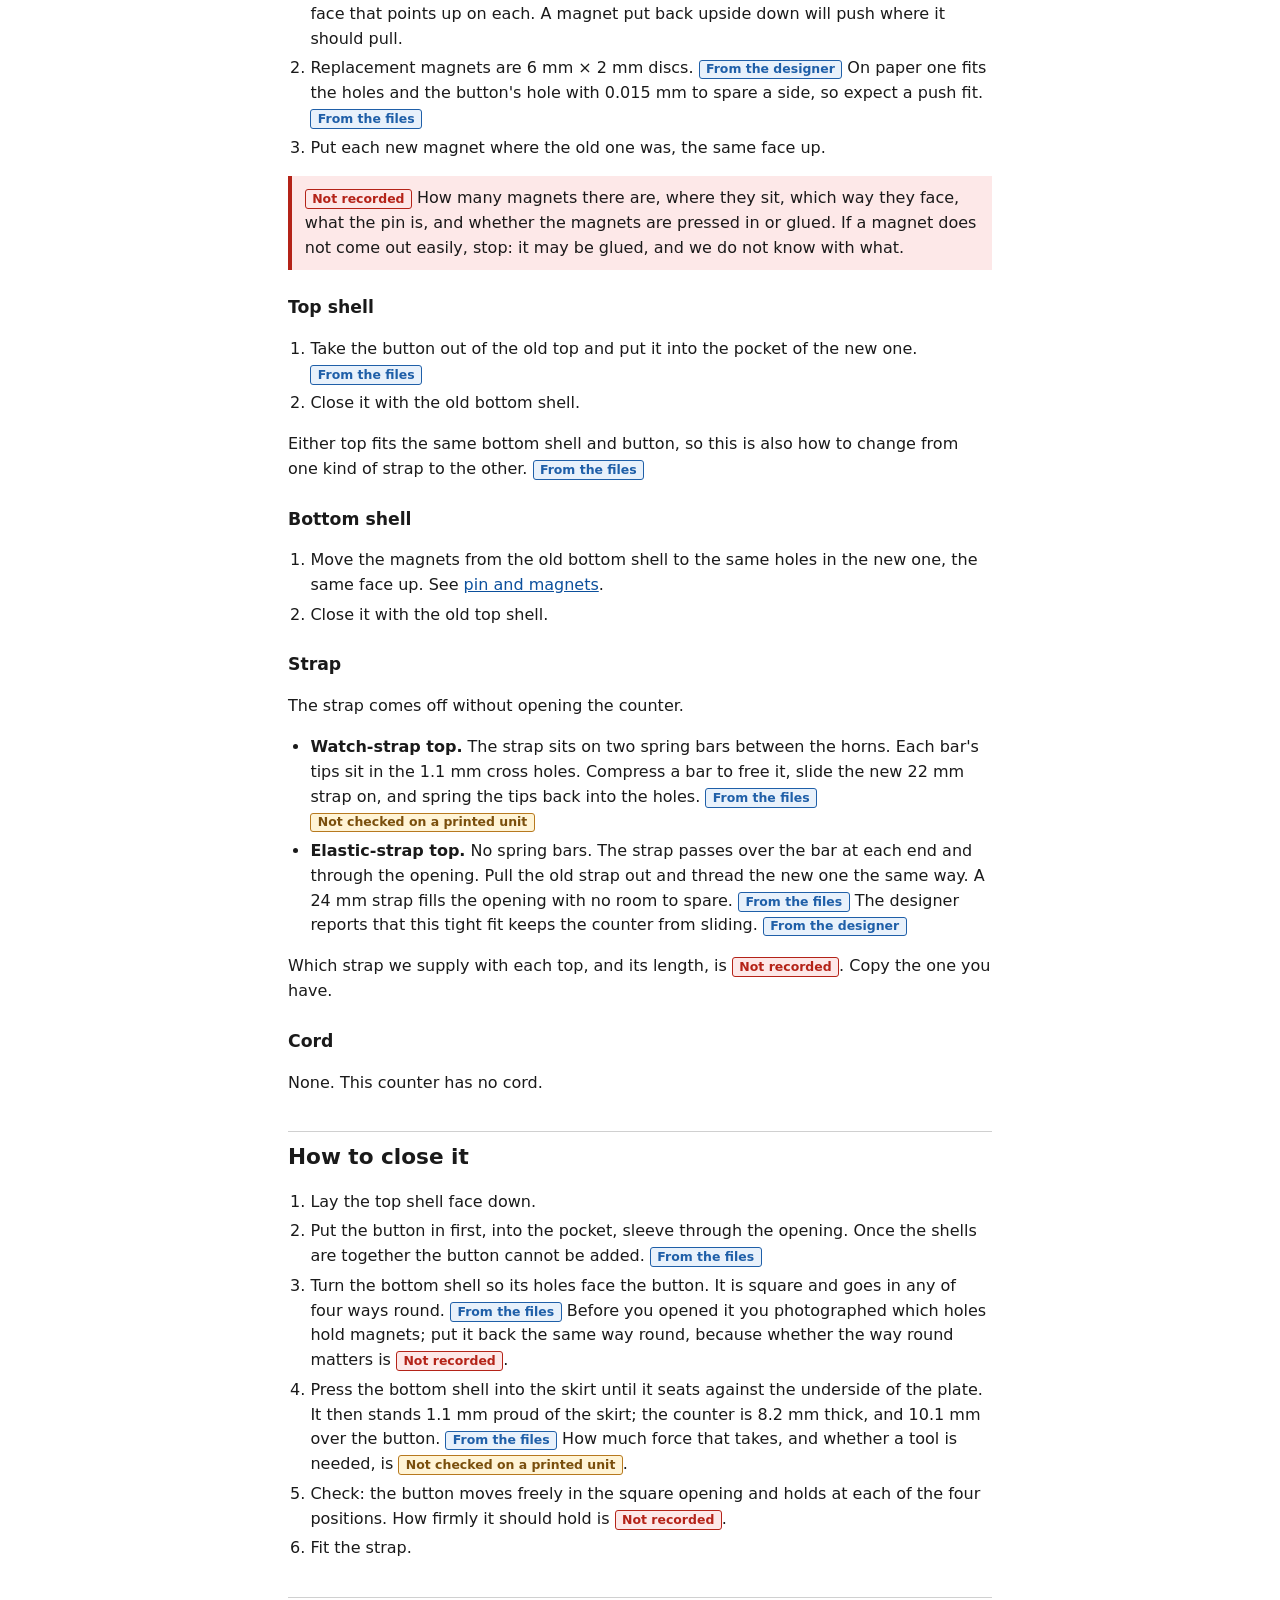
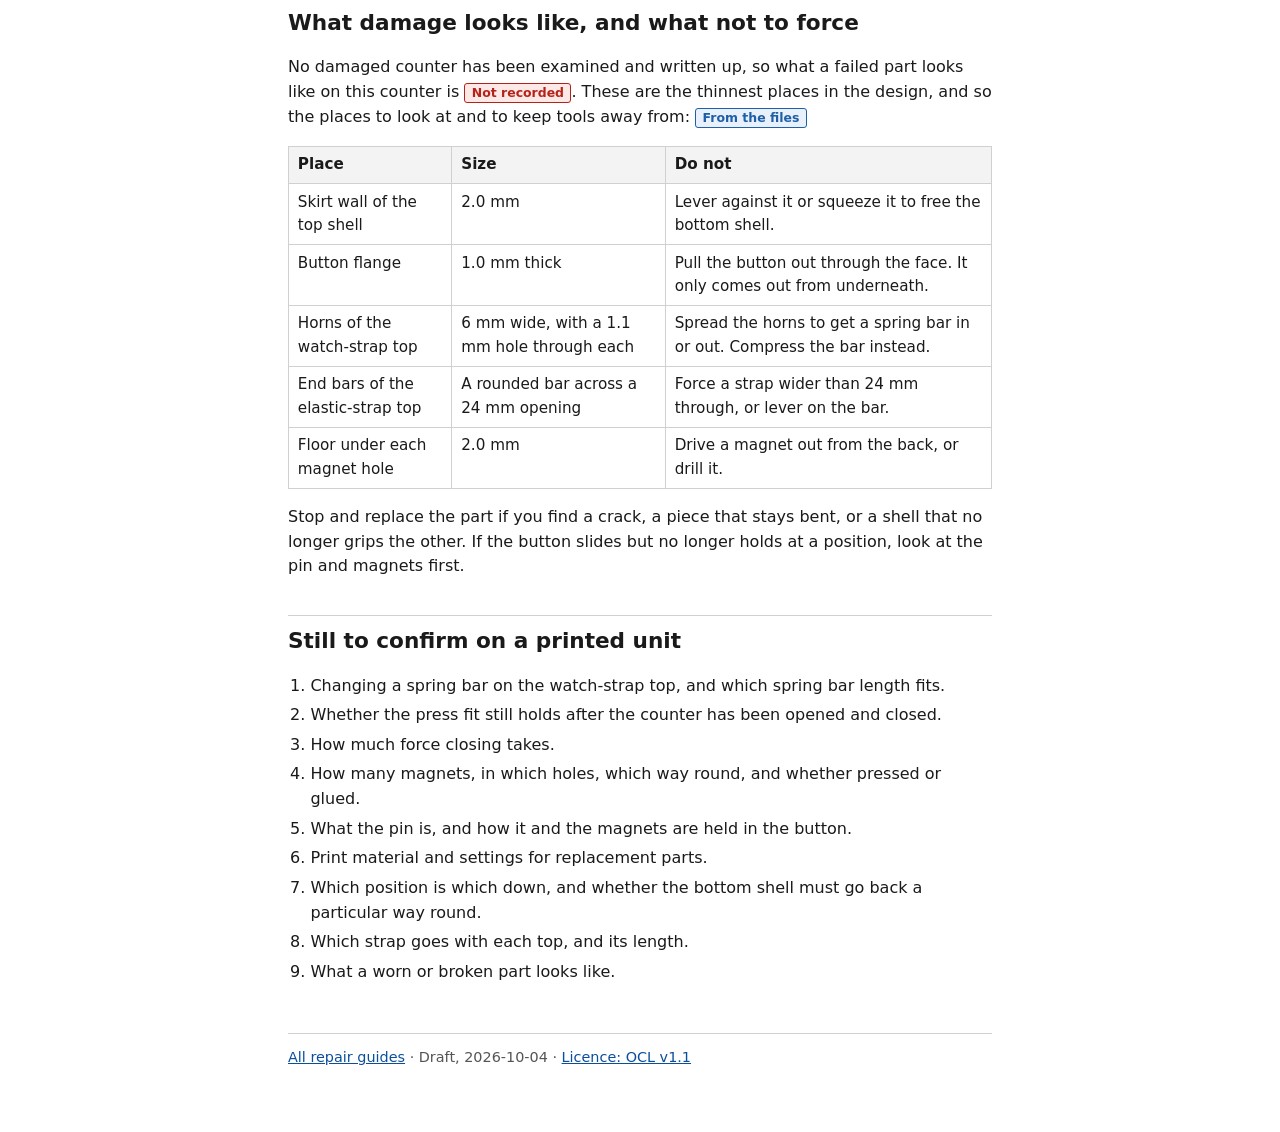
<file: docs/wrist-2x2.html>
<!doctype html>
<html lang="en">
<head>
<meta charset="utf-8">
<meta name="viewport" content="width=device-width, initial-scale=1">
<title>2 by 2 wrist counter: repair guide</title>
<link rel="stylesheet" href="style.css">
</head>
<body>
<header class="site"><a href="index.html">RefGear down counters</a> <span>· repair guides</span></header>

<h1>2 by 2 wrist counter: repair guide</h1>
<p class="lede">One button moves between four positions set in a square, 14 mm apart. It is worn on the wrist. There are two tops: one for a watch strap on spring bars, one for a strap threaded through it.</p>

<div class="note">
<strong>Draft.</strong> Written from the design files and the designer's answers. The way to open it is the designer's own. The steps marked as not checked have not been followed on a printed counter. The marks are explained on the <a href="index.html#marks">front page</a>.
</div>

<nav class="contents" aria-label="On this page">
<ul>
<li><a href="#parts">Parts</a></li>
<li><a href="#tools">Tools</a></li>
<li><a href="#open">Open it</a></li>
<li><a href="#replace">Replace a part</a></li>
<li><a href="#close">Close it</a></li>
<li><a href="#damage">Damage</a></li>
<li><a href="#unconfirmed">Still to confirm</a></li>
</ul>
</nav>

<h2 id="parts">The parts and what each is called</h2>
<table>
<tr><th>Part</th><th>How many</th><th>What it is</th><th>Source</th></tr>
<tr><td>Top shell, watch-strap top</td><td rowspan="2">1 of the two</td><td>34 × 50 × 7.1 mm. <code>top.step</code>. A 3.1 mm plate with a rounded square opening 22.4 mm across, and a skirt underneath that the bottom shell presses into. Four horns, two at each end, 6 mm wide and 22.0 mm apart, each with a 1.1 mm cross hole for a spring bar.</td><td><span class="tag files">From the files</span></td></tr>
<tr><td>Top shell, elastic-strap top</td><td>34 × 50 × 7.1 mm. <code>top-elastic-strap.step</code>. The same middle. No horns. Each end has an opening 24.0 mm wide and 5 mm long, closed at the tip by a low rounded bar that the strap passes over.</td><td><span class="tag files">From the files</span></td></tr>
<tr><td>Bottom shell</td><td>1</td><td>30 × 30 × 5.1 mm. The back. Four round holes, 6.03 mm across and 3.1 mm deep, on a 14 mm square, facing the button. They do not go through.</td><td><span class="tag files">From the files</span></td></tr>
<tr><td>Button</td><td>1</td><td>12 × 12 × 5 mm. A ring: an 8 mm sleeve on a 12 mm flange 1.0 mm thick, with a 6.03 mm hole right through. The flange sits in a pocket under the top's plate, so the button cannot come out through the opening. There is no button file in this counter's folder; it is the Umpire Counter's <code>button.step</code>.</td><td><span class="tag files">From the files</span></td></tr>
<tr><td>Magnets</td><td><span class="tag unknown">Not recorded</span></td><td>Common 6 mm × 2 mm disc magnets. How many there are, which holes they sit in, and which way round they face are not recorded.</td><td><span class="tag designer">From the designer</span></td></tr>
<tr><td>Pin</td><td><span class="tag unknown">Not recorded</span></td><td>A magnetic pin that rides with the button and holds it at each position. Its size and what it is made of are not recorded. It may be a stack of the magnets; that is not recorded either.</td><td><span class="tag designer">From the designer</span></td></tr>
<tr><td>Strap</td><td>1</td><td>Watch-strap top: a 22 mm watch strap. Elastic-strap top: a strap up to 24 mm wide; the designer wears a 24 mm Velcro strap. Type and length are not recorded.</td><td><span class="tag files">From the files</span> <span class="tag designer">From the designer</span></td></tr>
<tr><td>Spring bars</td><td>2 with the watch-strap top, none with the other</td><td>For a 22 mm strap, with tips that fit a 1.1 mm hole. Length is not recorded.</td><td><span class="tag files">From the files</span></td></tr>
</table>
<p>There are no screws. The two shells are held together by a press fit, the same fit as the slider's. <span class="tag files">From the files</span> Whether any glue is used is <span class="tag unknown">Not recorded</span>.</p>
<p>The same button, pin, and magnets are used in the <a href="slider.html">pocket slider</a> and the <a href="umpire-counter.html">Umpire Counter</a>. <span class="tag designer">From the designer</span></p>
<p>Neither top carries numerals or any marking, and which position stands for which down is <span class="tag unknown">Not recorded</span>.</p>
<p>Full parts list, fit, and every unknown: <a href="https://github.com/jamesjnadeau/refGearDownCounter/blob/main/down-indicator-watch/README.md"><code>down-indicator-watch/README.md</code></a>.</p>

<h2 id="tools">Tools needed</h2>
<ul>
<li>For the printed parts: a 3D printer, or someone with one. The shells are STEP files in <a href="https://github.com/jamesjnadeau/refGearDownCounter/tree/main/down-indicator-watch"><code>down-indicator-watch/</code></a>, and the button is <a href="https://github.com/jamesjnadeau/refGearDownCounter/tree/main/down-counter-umpire"><code>down-counter-umpire/button.step</code></a>. PrusaSlicer, OrcaSlicer, and Bambu Studio open STEP files directly. Print material and settings are <span class="tag unknown">Not recorded</span>.</li>
<li>For opening: none. It opens by hand. <span class="tag designer">From the designer</span></li>
<li>For closing: <span class="tag unknown">Not recorded</span>. The shells press together; whether that needs more than hands is <span class="tag unchecked">Not checked on a printed unit</span>.</li>
<li>For the watch-strap top: whatever you use to change a watch strap on spring bars. Which tool suits these horns is <span class="tag unchecked">Not checked on a printed unit</span>.</li>
<li>A tray, and a phone for photos.</li>
</ul>

<h2 id="open">How to open it</h2>
<p>Take the strap off first; see <a href="#replace-strap">strap</a>.</p>
<p>No tool is needed. <span class="tag designer">From the designer</span></p>
<ol>
<li>Hold the top shell by its sides.</li>
<li>Push on the pin or the button.</li>
<li>The push drives the bottom shell out of the skirt.</li>
</ol>
<p>Why it works: the skirt grips the bottom shell because its mouth is about 0.18 mm a side narrower than the shell. The button and pin sit directly over the bottom shell, so a push on them goes straight into it. <span class="tag files">From the files</span></p>
<p>Do not lever against the skirt wall. It is 2.0 mm thick, and no lever is needed. The holes in the bottom shell are closed at the back, so there is nothing to push through from behind. <span class="tag files">From the files</span></p>

<h2 id="replace">How to replace each part</h2>
<p>Every replacement starts with the counter open and ends with <a href="#close">closing it</a>.</p>

<h3 id="replace-button">Button</h3>
<ol>
<li>With the bottom shell out, lift the button out of the pocket on the underside of the top shell. It cannot come out through the face. <span class="tag files">From the files</span></li>
<li>Move the pin and magnets from the old button to the new one, the same way round. How they are held in the button is <span class="tag unknown">Not recorded</span>.</li>
<li>Put the new button into the pocket, sleeve through the opening. <span class="tag files">From the files</span></li>
</ol>

<h3 id="replace-magnets">Pin and magnets</h3>
<ol>
<li>Before you take any magnet out, photograph which holes hold one, and mark the face that points up on each. A magnet put back upside down will push where it should pull.</li>
<li>Replacement magnets are 6 mm × 2 mm discs. <span class="tag designer">From the designer</span> On paper one fits the holes and the button's hole with 0.015 mm to spare a side, so expect a push fit. <span class="tag files">From the files</span></li>
<li>Put each new magnet where the old one was, the same face up.</li>
</ol>
<div class="stop">
<span class="tag unknown">Not recorded</span> How many magnets there are, where they sit, which way they face, what the pin is, and whether the magnets are pressed in or glued. If a magnet does not come out easily, stop: it may be glued, and we do not know with what.
</div>

<h3 id="replace-top">Top shell</h3>
<ol>
<li>Take the button out of the old top and put it into the pocket of the new one. <span class="tag files">From the files</span></li>
<li>Close it with the old bottom shell.</li>
</ol>
<p>Either top fits the same bottom shell and button, so this is also how to change from one kind of strap to the other. <span class="tag files">From the files</span></p>

<h3 id="replace-bottom">Bottom shell</h3>
<ol>
<li>Move the magnets from the old bottom shell to the same holes in the new one, the same face up. See <a href="#replace-magnets">pin and magnets</a>.</li>
<li>Close it with the old top shell.</li>
</ol>

<h3 id="replace-strap">Strap</h3>
<p>The strap comes off without opening the counter.</p>
<ul>
<li><strong>Watch-strap top.</strong> The strap sits on two spring bars between the horns. Each bar's tips sit in the 1.1 mm cross holes. Compress a bar to free it, slide the new 22 mm strap on, and spring the tips back into the holes. <span class="tag files">From the files</span> <span class="tag unchecked">Not checked on a printed unit</span></li>
<li><strong>Elastic-strap top.</strong> No spring bars. The strap passes over the bar at each end and through the opening. Pull the old strap out and thread the new one the same way. A 24 mm strap fills the opening with no room to spare. <span class="tag files">From the files</span> The designer reports that this tight fit keeps the counter from sliding. <span class="tag designer">From the designer</span></li>
</ul>
<p>Which strap we supply with each top, and its length, is <span class="tag unknown">Not recorded</span>. Copy the one you have.</p>

<h3>Cord</h3>
<p>None. This counter has no cord.</p>

<h2 id="close">How to close it</h2>
<ol>
<li>Lay the top shell face down.</li>
<li>Put the button in first, into the pocket, sleeve through the opening. Once the shells are together the button cannot be added. <span class="tag files">From the files</span></li>
<li>Turn the bottom shell so its holes face the button. It is square and goes in any of four ways round. <span class="tag files">From the files</span> Before you opened it you photographed which holes hold magnets; put it back the same way round, because whether the way round matters is <span class="tag unknown">Not recorded</span>.</li>
<li>Press the bottom shell into the skirt until it seats against the underside of the plate. It then stands 1.1 mm proud of the skirt; the counter is 8.2 mm thick, and 10.1 mm over the button. <span class="tag files">From the files</span> How much force that takes, and whether a tool is needed, is <span class="tag unchecked">Not checked on a printed unit</span>.</li>
<li>Check: the button moves freely in the square opening and holds at each of the four positions. How firmly it should hold is <span class="tag unknown">Not recorded</span>.</li>
<li>Fit the strap.</li>
</ol>

<h2 id="damage">What damage looks like, and what not to force</h2>
<p>No damaged counter has been examined and written up, so what a failed part looks like on this counter is <span class="tag unknown">Not recorded</span>. These are the thinnest places in the design, and so the places to look at and to keep tools away from: <span class="tag files">From the files</span></p>
<table>
<tr><th>Place</th><th>Size</th><th>Do not</th></tr>
<tr><td>Skirt wall of the top shell</td><td>2.0 mm</td><td>Lever against it or squeeze it to free the bottom shell.</td></tr>
<tr><td>Button flange</td><td>1.0 mm thick</td><td>Pull the button out through the face. It only comes out from underneath.</td></tr>
<tr><td>Horns of the watch-strap top</td><td>6 mm wide, with a 1.1 mm hole through each</td><td>Spread the horns to get a spring bar in or out. Compress the bar instead.</td></tr>
<tr><td>End bars of the elastic-strap top</td><td>A rounded bar across a 24 mm opening</td><td>Force a strap wider than 24 mm through, or lever on the bar.</td></tr>
<tr><td>Floor under each magnet hole</td><td>2.0 mm</td><td>Drive a magnet out from the back, or drill it.</td></tr>
</table>
<p>Stop and replace the part if you find a crack, a piece that stays bent, or a shell that no longer grips the other. If the button slides but no longer holds at a position, look at the pin and magnets first.</p>

<h2 id="unconfirmed">Still to confirm on a printed unit</h2>
<ol>
<li>Changing a spring bar on the watch-strap top, and which spring bar length fits.</li>
<li>Whether the press fit still holds after the counter has been opened and closed.</li>
<li>How much force closing takes.</li>
<li>How many magnets, in which holes, which way round, and whether pressed or glued.</li>
<li>What the pin is, and how it and the magnets are held in the button.</li>
<li>Print material and settings for replacement parts.</li>
<li>Which position is which down, and whether the bottom shell must go back a particular way round.</li>
<li>Which strap goes with each top, and its length.</li>
<li>What a worn or broken part looks like.</li>
</ol>

<footer><a href="index.html">All repair guides</a> · Draft, 2026-10-04 · <a href="https://github.com/jamesjnadeau/refGearDownCounter/blob/main/LICENSE">Licence: OCL v1.1</a></footer>
</body>
</html>
</file>
<file: docs/style.css>
/* Repair guides. Plain on purpose: no scripts, no fonts to fetch, prints cleanly. */
:root {
  --ink: #1a1a1a;
  --muted: #555;
  --line: #d0d0d0;
  --paper: #fff;
  --warn-bg: #fff4d6;
  --warn-line: #b7791f;
  --gap-bg: #fde8e8;
  --gap-line: #b42318;
  --ok-bg: #e8f1fb;
  --ok-line: #1f5fa8;
}
* { box-sizing: border-box; }
body {
  margin: 0 auto;
  padding: 1.5rem 1rem 4rem;
  max-width: 46rem;
  font: 1rem/1.55 system-ui, -apple-system, "Segoe UI", Roboto, sans-serif;
  color: var(--ink);
  background: var(--paper);
}
header.site { border-bottom: 2px solid var(--ink); margin-bottom: 1.5rem; padding-bottom: .5rem; }
header.site a { color: inherit; text-decoration: none; font-weight: 700; }
header.site span { color: var(--muted); }
h1 { font-size: 1.9rem; line-height: 1.2; margin: 0 0 .5rem; }
h2 { font-size: 1.35rem; margin: 2.25rem 0 .5rem; padding-top: .5rem; border-top: 1px solid var(--line); }
h3 { font-size: 1.08rem; margin: 1.5rem 0 .25rem; }
a { color: #0b4f9c; }
table { border-collapse: collapse; width: 100%; margin: .75rem 0; font-size: .95rem; }
th, td { border: 1px solid var(--line); padding: .4rem .55rem; text-align: left; vertical-align: top; }
th { background: #f3f3f3; }
ol, ul { padding-left: 1.4rem; }
li { margin: .3rem 0; }
code { font-size: .92em; background: #f3f3f3; padding: 0 .2em; }
nav.contents ul { list-style: none; padding: 0; display: flex; flex-wrap: wrap; gap: .25rem 1rem; }
.lede { font-size: 1.1rem; }
.note { border-left: 4px solid var(--warn-line); background: var(--warn-bg); padding: .6rem .8rem; margin: 1rem 0; }
.stop { border-left: 4px solid var(--gap-line); background: var(--gap-bg); padding: .6rem .8rem; margin: 1rem 0; }
.tag { display: inline-block; font-size: .78rem; font-weight: 600; line-height: 1.3; padding: .05rem .4rem; border: 1px solid; border-radius: 3px; white-space: nowrap; }
.tag.files { background: var(--ok-bg); border-color: var(--ok-line); color: var(--ok-line); }
.tag.designer { background: var(--ok-bg); border-color: var(--ok-line); color: var(--ok-line); }
.tag.unchecked { background: var(--warn-bg); border-color: var(--warn-line); color: #7a4f0d; }
.tag.unknown { background: var(--gap-bg); border-color: var(--gap-line); color: var(--gap-line); }
ul.guides { list-style: none; padding: 0; }
ul.guides li { border: 1px solid var(--line); padding: .7rem .9rem; margin: .6rem 0; }
ul.guides a { font-weight: 700; font-size: 1.1rem; }
footer { margin-top: 3rem; padding-top: .75rem; border-top: 1px solid var(--line); color: var(--muted); font-size: .9rem; }
@media print {
  body { max-width: none; padding: 0; }
  a { color: inherit; }
  nav.contents { display: none; }
}
</file>
